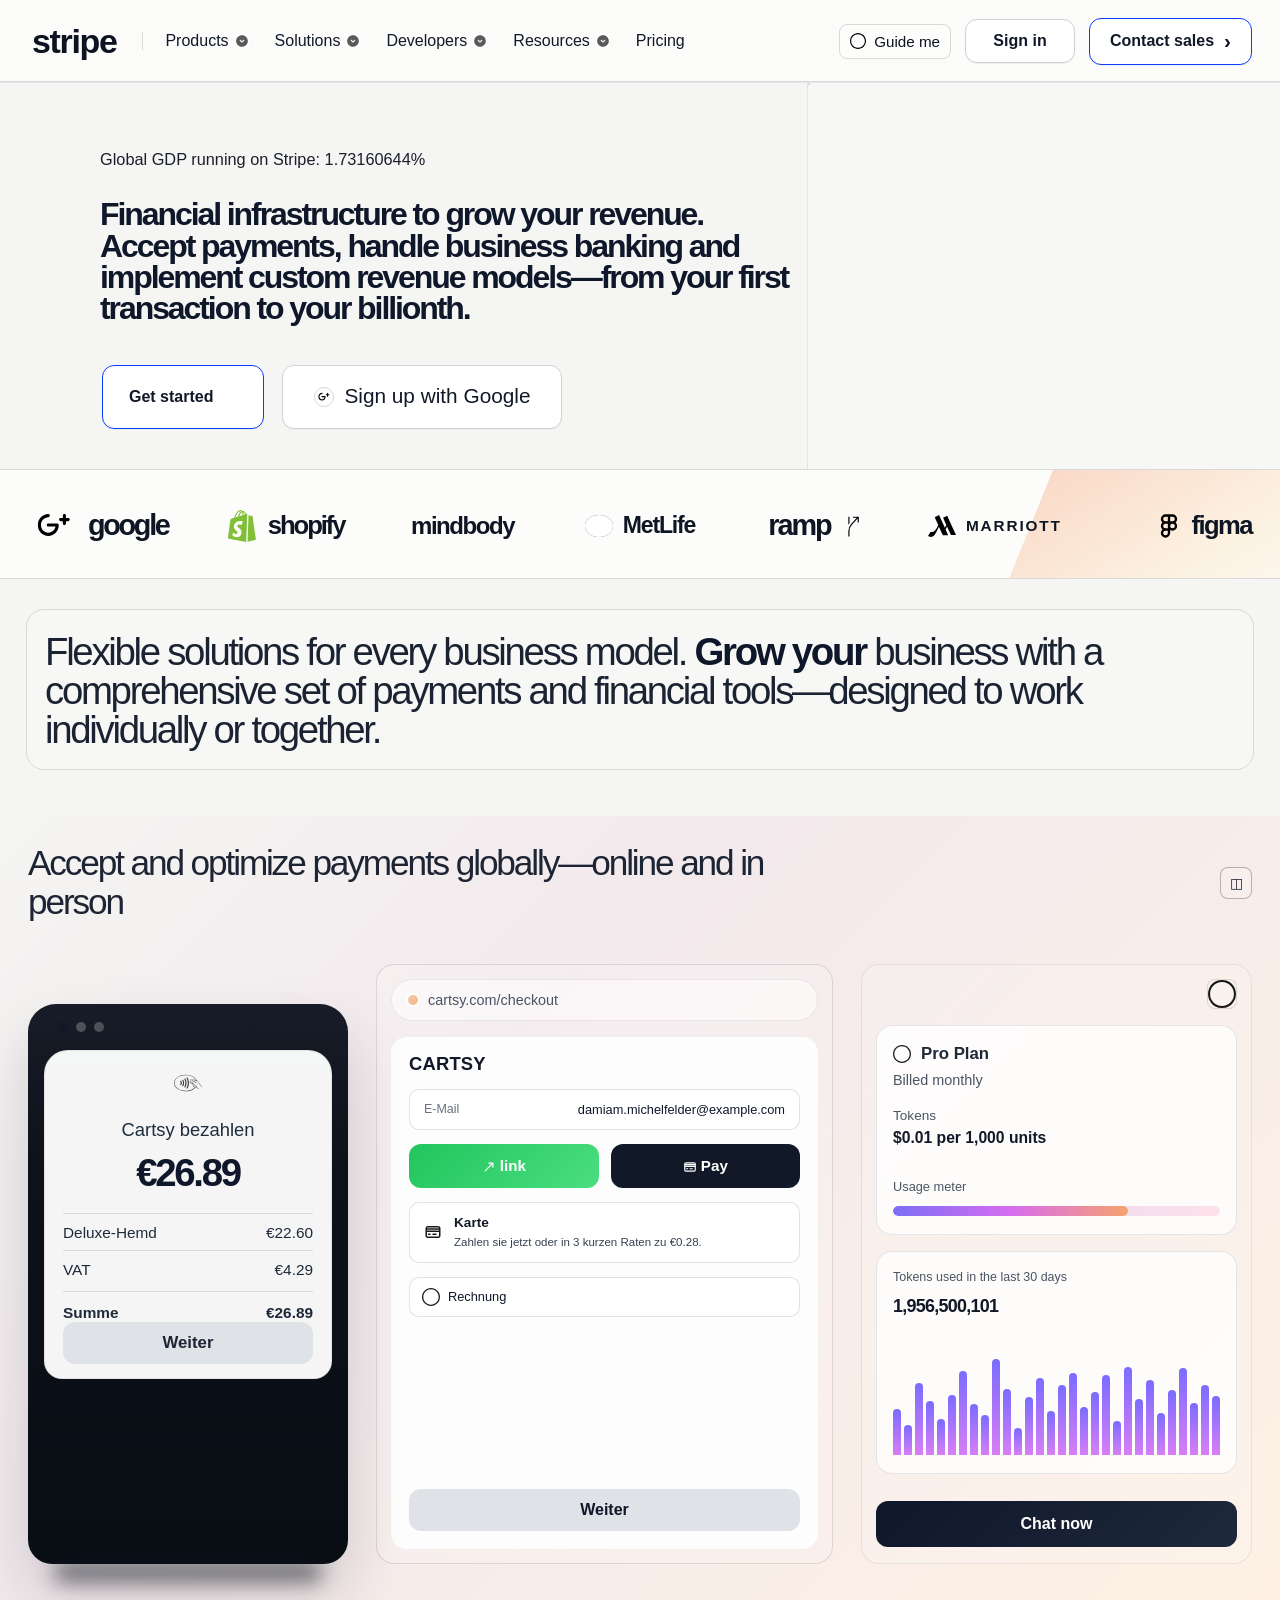
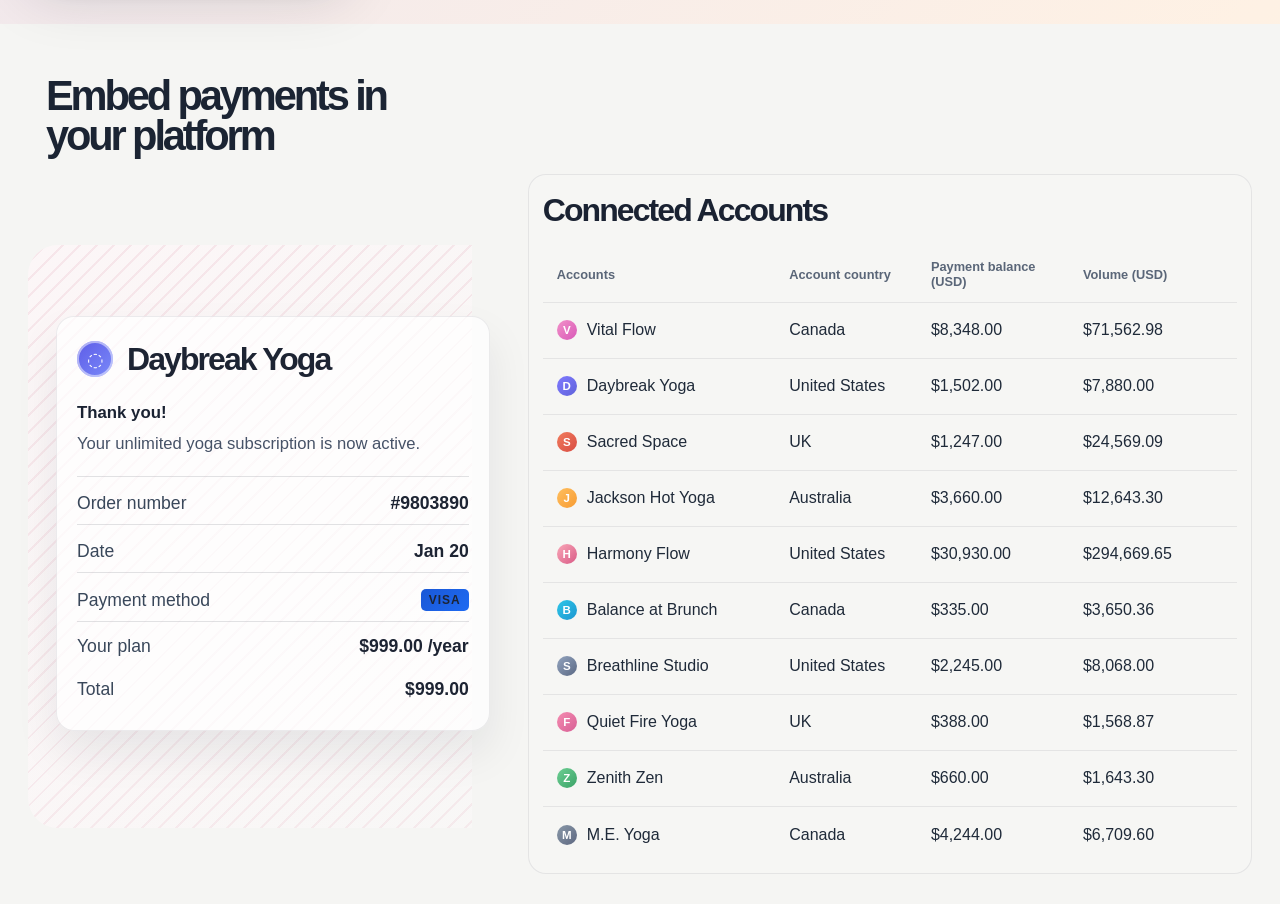
<file: index.html>
<!DOCTYPE html>
<html lang="en">
  <head>
    <meta charset="UTF-8" />
    <meta name="viewport" content="width=device-width, initial-scale=1.0" />
    <title>Stripe-inspired</title>
    <link rel="stylesheet" href="style.css" />
  </head>
  <body>
    <div class="page-shell">
      <header class="topbar">
        <div class="brand-wrap">
          <div class="brand">stripe</div>
          <nav class="main-nav" aria-label="Main navigation">
            <a href="#">Products <img class="nav-caret" src="chevron-down-circle-svgrepo-com.svg" alt="" aria-hidden="true" /></a>
            <a href="solution.html">Solutions <img class="nav-caret" src="chevron-down-circle-svgrepo-com.svg" alt="" aria-hidden="true" /></a>
            <a href="developer.html">Developers <img class="nav-caret" src="chevron-down-circle-svgrepo-com.svg" alt="" aria-hidden="true" /></a>
            <a href="#">Resources <img class="nav-caret" src="chevron-down-circle-svgrepo-com.svg" alt="" aria-hidden="true" /></a>
            <a href="#">Pricing</a>
          </nav>
        </div>

        <div class="nav-utility">
          <div class="guide">
            <img class="guide-icon" src="circle-outline-svgrepo-com.svg" alt="" aria-hidden="true" />
            <span>Guide me</span>
          </div>

         <a href="signup.html"><button class="btn btn-light">Sign in</button></a>
          <button class="btn btn-primary">Contact sales <span>›</span></button>
        </div>
      </header>

      <main class="hero">
        <div class="hero-copy">
          <p class="eyebrow">
            Global GDP running on Stripe:
            <span>1.73160644%</span>
          </p>

          <h1>
            <strong>Financial infrastructure to grow your revenue.</strong>
            <strong>Accept payments, handle business banking and
            implement custom revenue models—from your
            first transaction to your billionth.</strong>
          </h1>

          <div class="google-container">
            <button class="btn btn-primary large">Get started <img class="btn-arrow" src="chevron-right-svgrepo-com.svg" alt="" aria-hidden="true" /></button>
            <button class="btn btn-outline large google-btn">
              <img class="google-mark" src="google-plus-svgrepo-com.svg" alt="Google" />
              <span>Sign up with Google</span>
            </button>
          </div>
        </div>

        <div class="hero-art" aria-hidden="true">
          <div class="shape shape-a"></div>
          <div class="shape shape-b"></div>
          <div class="shape shape-c"></div>
          <div class="shape shape-d"></div>
        </div>
      </main>

      <section class="brand-showcase" aria-label="Brand showcase">
        <div class="brand-row">
          <div class="brand-logo google-logo" aria-label="Google">
            <img class="brand-svg google-svg" src="google-plus-svgrepo-com.svg" alt="Google" />
            <span class="google-word">google</span>
            
          </div>

          <div class="brand-logo shopify-logo" aria-label="Shopify">
            <img class="brand-svg shopify-svg" src="shopify-color-svgrepo-com.svg" alt="Shopify" />
            <span class="shopify-word">shopify</span>
          </div>

          <div class="brand-logo mindbody-logo" aria-label="Mindbody">
            <span class="mindbody-word">mindbody</span>
          </div>

          <div class="brand-logo metlife-logo" aria-label="MetLife">
            <span class="metlife-icon" aria-hidden="true"></span>
            <span class="metlife-word">MetLife</span>
          </div>

          <div class="brand-logo ramp-logo" aria-label="Ramp">
            <span class="ramp-word">ramp</span>
            <img class="brand-svg ramp-svg" src="ramp-right-svgrepo-com.svg" alt="Ramp" aria-hidden="true" />
          </div>

          <div class="brand-logo marriott-logo" aria-label="Marriott">
            <img class="brand-svg marriott-svg" src="marriott-svgrepo-com.svg" alt="Marriott" />
            <span class="marriott-word">MARRIOTT</span>
          </div>

          <div class="brand-logo figma-logo" aria-label="Figma">
            <img class="brand-svg figma-svg" src="figma-svgrepo-com.svg" alt="Figma" />
            <span class="figma-word">figma</span>
           
          </div>
        </div>
      </section>

      <section class="business-model" aria-label="Business model section">
        <div class="business-model__content">
          <h2>
            Flexible solutions for every business model.
            <span>Grow your</span>
            business with a comprehensive set of payments and financial tools—designed to work individually or together.
          </h2>
        </div>
      </section>

      <section class="payments-overview" aria-label="Payment solutions section">
        <div class="payments-overview__header">
          <h3>Accept and optimize payments globally—online and in person</h3>
          <span class="payments-overview__badge" aria-hidden="true">◫</span>
        </div>

        <div class="payments-overview__layout">
          <div class="payment-device" aria-label="Mobile payment device">
            <div class="device-shell">
              <div class="device-topbar">
                <span class="device-dot device-dot--dark"></span>
                <span class="device-dot device-dot--light"></span>
                <span class="device-dot device-dot--light"></span>
              </div>

              <div class="device-payment-card">
                <div class="device-card__header">
                  <img class="contactless-icon" src="contactless-svgrepo-com.svg" alt="" aria-hidden="true" />
                </div>

                <div class="device-card__amount-label">Cartsy bezahlen</div>
                <div class="device-card__amount">€26.89</div>

                <div class="device-card__list">
                  <div class="device-card__row">
                    <span>Deluxe-Hemd</span>
                    <span>€22.60</span>
                  </div>
                  <div class="device-card__row">
                    <span>VAT</span>
                    <span>€4.29</span>
                  </div>
                  <div class="device-card__row total-row">
                    <span>Summe</span>
                    <span>€26.89</span>
                  </div>
                </div>

                <button class="device-card__button" type="button">Weiter</button>
              </div>
            </div>
          </div>

          <div class="checkout-panel" aria-label="Checkout panel">
            <div class="checkout-panel__topbar">
              <div class="checkout-panel__signal"></div>
              <span>cartsy.com/checkout</span>
            </div>

            <div class="checkout-panel__body">
              <div class="checkout-panel__section checkout-panel__section--header">
                <h4>CARTSY</h4>
              </div>

              <div class="checkout-panel__row checkout-panel__row--fields">
                <label>E-Mail</label>
                <span>damiam.michelfelder@example.com</span>
              </div>

              <div class="checkout-panel__actions">
                <button class="checkout-btn checkout-btn--primary" type="button"><img class="mini-action-icon" src="arrow-up-right-svgrepo-com.svg" alt="" aria-hidden="true" /> link</button>
                <button class="checkout-btn checkout-btn--secondary" type="button"><img class="mini-action-icon" src="credit-card-alt-1-svgrepo-com.svg" alt="" aria-hidden="true" /> Pay</button>
              </div>

              <div class="checkout-panel__row checkout-panel__row--summary">
                <div class="summary-info">
                  <img class="summary-icon" src="credit-card-alt-1-svgrepo-com.svg" alt="" aria-hidden="true" />
                  <div>
                    <label>Karte</label>
                    <p>Zahlen sie jetzt oder in 3 kurzen Raten zu €0.28.</p>
                  </div>
                </div>
              </div>

              <div class="checkout-panel__row checkout-panel__row--list">
                <img class="row-icon" src="circle-outline-svgrepo-com.svg" alt="" aria-hidden="true" />
                <span>Rechnung</span>
              </div>

              <button class="checkout-panel__button" type="button">Weiter</button>
            </div>
          </div>

          <div class="billing-panel" aria-label="Subscription billing panel">
            <div class="billing-panel__header">
              <img class="billing-panel__mini" src="circle-outline-svgrepo-com.svg" alt="" aria-hidden="true" />
            </div>

            <div class="plan-card">
              <div class="plan-card__title">
                <img class="plan-card__icon" src="circle-outline-svgrepo-com.svg" alt="" aria-hidden="true" />
                <span>Pro Plan</span>
              </div>
              <div class="plan-card__meta">Billed monthly</div>

              <div class="plan-card__price-label">Tokens</div>
              <div class="plan-card__price">$0.01 per 1,000 units</div>

              <div class="usage-meter">
                <span class="usage-meter__label">Usage meter</span>
                <div class="usage-meter__bar"><span></span></div>
              </div>
            </div>

            <div class="history-card">
              <div class="history-card__label">Tokens used in the last 30 days</div>
              <div class="history-card__amount">1,956,500,101</div>

              <div class="history-card__chart" aria-label="Token usage chart">
                <span style="height: 38%"></span>
                <span style="height: 25%"></span>
                <span style="height: 60%"></span>
                <span style="height: 45%"></span>
                <span style="height: 30%"></span>
                <span style="height: 50%"></span>
                <span style="height: 70%"></span>
                <span style="height: 42%"></span>
                <span style="height: 33%"></span>
                <span style="height: 80%"></span>
                <span style="height: 55%"></span>
                <span style="height: 22%"></span>
                <span style="height: 48%"></span>
                <span style="height: 64%"></span>
                <span style="height: 36%"></span>
                <span style="height: 58%"></span>
                <span style="height: 68%"></span>
                <span style="height: 40%"></span>
                <span style="height: 52%"></span>
                <span style="height: 66%"></span>
                <span style="height: 28%"></span>
                <span style="height: 73%"></span>
                <span style="height: 46%"></span>
                <span style="height: 62%"></span>
                <span style="height: 35%"></span>
                <span style="height: 54%"></span>
                <span style="height: 72%"></span>
                <span style="height: 43%"></span>
                <span style="height: 58%"></span>
                <span style="height: 49%"></span>
              </div>
            </div>

            <button class="chat-button" type="button">Chat now</button>
          </div>
        </div>
      </section>

      <section class="embed-payments" aria-label="Embedded payments section">
        <div class="embed-payments__heading">Embed payments in your platform</div>

        <div class="embed-payments__content">
          <div class="receipt-panel">
            <div class="receipt-panel__decor" aria-hidden="true"></div>

            <div class="receipt-card" role="presentation">
              <div class="receipt-card__header">
                <div class="receipt-card__avatar">◌</div>
                <h3>Daybreak Yoga</h3>
              </div>

              <div class="receipt-card__body">
                <div class="receipt-card__thanks">Thank you!</div>
                <p>Your unlimited yoga subscription is now active.</p>
              </div>

              <div class="receipt-card__row">
                <span>Order number</span>
                <strong>#9803890</strong>
              </div>

              <div class="receipt-card__row">
                <span>Date</span>
                <strong>Jan 20</strong>
              </div>

              <div class="receipt-card__row">
                <span>Payment method</span>
                <strong class="visa-tag">VISA</strong>
              </div>

              <div class="receipt-card__row receipt-card__row--total">
                <span>Your plan</span>
                <strong>$999.00 /year</strong>
              </div>

              <div class="receipt-card__row receipt-card__row--total">
                <span>Total</span>
                <strong>$999.00</strong>
              </div>
            </div>
          </div>

          <div class="accounts-panel">
            <h3>Connected Accounts</h3>

            <div class="accounts-table" role="table" aria-label="Connected accounts list">
              <div class="accounts-table__header" role="row">
                <span role="columnheader">Accounts</span>
                <span role="columnheader">Account country</span>
                <span role="columnheader">Payment balance (USD)</span>
                <span role="columnheader">Volume (USD)</span>
              </div>

              <div class="accounts-table__row" role="row">
                <span class="account-name" role="cell"><span class="badge badge--pink">V</span> Vital Flow</span>
                <span role="cell">Canada</span>
                <span role="cell">$8,348.00</span>
                <span role="cell">$71,562.98</span>
              </div>

              <div class="accounts-table__row" role="row">
                <span class="account-name" role="cell"><span class="badge badge--purple">D</span> Daybreak Yoga</span>
                <span role="cell">United States</span>
                <span role="cell">$1,502.00</span>
                <span role="cell">$7,880.00</span>
              </div>

              <div class="accounts-table__row" role="row">
                <span class="account-name" role="cell"><span class="badge badge--red">S</span> Sacred Space</span>
                <span role="cell">UK</span>
                <span role="cell">$1,247.00</span>
                <span role="cell">$24,569.09</span>
              </div>

              <div class="accounts-table__row" role="row">
                <span class="account-name" role="cell"><span class="badge badge--orange">J</span> Jackson Hot Yoga</span>
                <span role="cell">Australia</span>
                <span role="cell">$3,660.00</span>
                <span role="cell">$12,643.30</span>
              </div>

              <div class="accounts-table__row" role="row">
                <span class="account-name" role="cell"><span class="badge badge--rose">H</span> Harmony Flow</span>
                <span role="cell">United States</span>
                <span role="cell">$30,930.00</span>
                <span role="cell">$294,669.65</span>
              </div>

              <div class="accounts-table__row" role="row">
                <span class="account-name" role="cell"><span class="badge badge--cyan">B</span> Balance at Brunch</span>
                <span role="cell">Canada</span>
                <span role="cell">$335.00</span>
                <span role="cell">$3,650.36</span>
              </div>

              <div class="accounts-table__row" role="row">
                <span class="account-name" role="cell"><span class="badge badge--slate">S</span> Breathline Studio</span>
                <span role="cell">United States</span>
                <span role="cell">$2,245.00</span>
                <span role="cell">$8,068.00</span>
              </div>

              <div class="accounts-table__row" role="row">
                <span class="account-name" role="cell"><span class="badge badge--magenta">F</span> Quiet Fire Yoga</span>
                <span role="cell">UK</span>
                <span role="cell">$388.00</span>
                <span role="cell">$1,568.87</span>
              </div>

              <div class="accounts-table__row" role="row">
                <span class="account-name" role="cell"><span class="badge badge--green">Z</span> Zenith Zen</span>
                <span role="cell">Australia</span>
                <span role="cell">$660.00</span>
                <span role="cell">$1,643.30</span>
              </div>

              <div class="accounts-table__row" role="row">
                <span class="account-name" role="cell"><span class="badge badge--gray">M</span> M.E. Yoga</span>
                <span role="cell">Canada</span>
                <span role="cell">$4,244.00</span>
                <span role="cell">$6,709.60</span>
              </div>
            </div>
          </div>
        </div>
      </section>
    </div>
  </body>
</html>
</file>
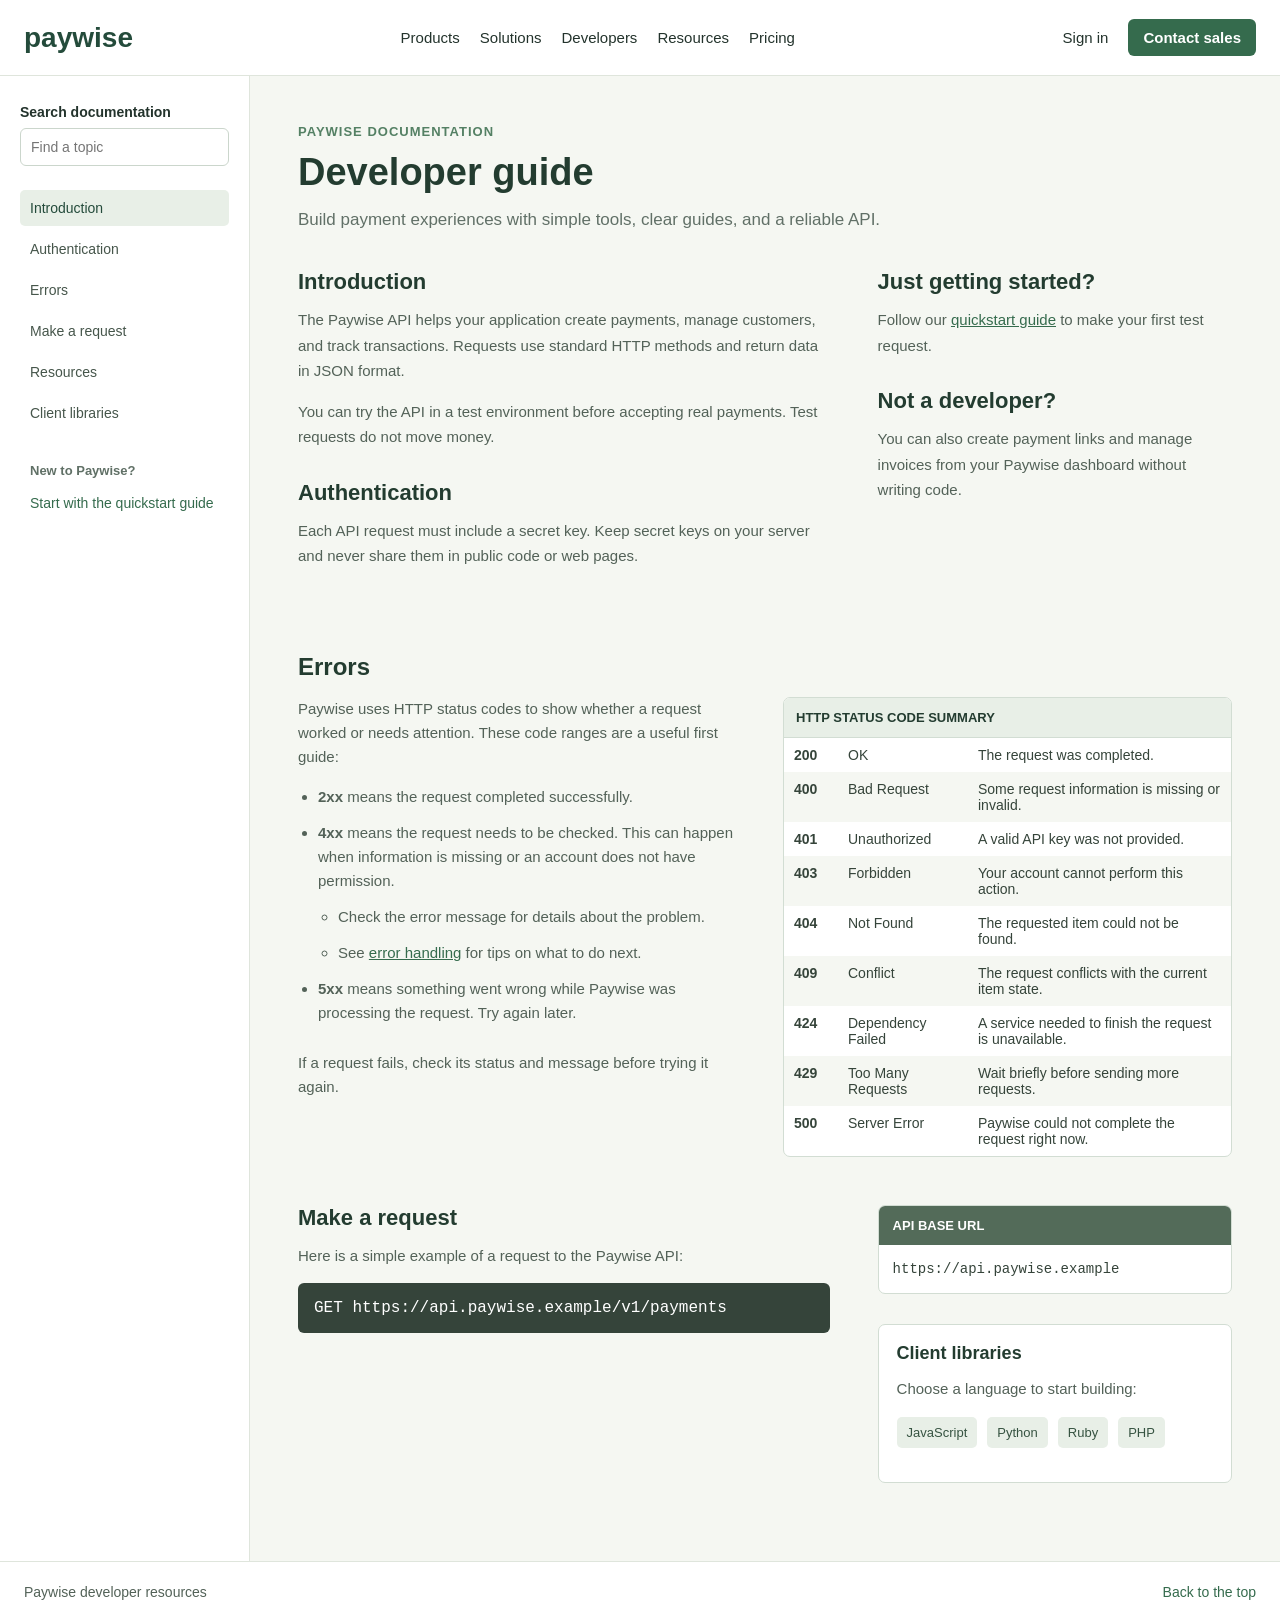
<file: developer.html>
<!DOCTYPE html>
<html lang="en">
  <head>
    <meta charset="UTF-8" />
    <meta name="viewport" content="width=device-width, initial-scale=1.0" />
    <title>Developers | Paywise</title>
    <link rel="stylesheet" href="developer.css" />
  </head>
  <body>
    <header class="topbar">
      <a class="brand" href="index.html">paywise</a>

      <nav class="main-nav" aria-label="Main navigation">
        <a href="index.html">Products</a>
        <a href="solution.html">Solutions</a>
        <a href="developer.html" aria-current="page">Developers</a>
        <a href="#resources">Resources</a>
        <a href="pricing.html">Pricing</a>
      </nav>

      <div class="nav-actions">
        <a class="sign-in" href="login.html">Sign in</a>
        <a class="button button-small" href="mailto:sales@example.com">Contact sales</a>
      </div>
    </header>

    <div class="docs-layout">
      <aside class="sidebar">
        <label class="search-label" for="docs-search">Search documentation</label>
        <input id="docs-search" type="search" placeholder="Find a topic" />

        <nav class="side-nav" aria-label="Documentation navigation">
          <a class="selected" href="#introduction">Introduction</a>
          <a href="#authentication">Authentication</a>
          <a href="#errors">Errors</a>
          <a href="#requests">Make a request</a>
          <a href="#resources">Resources</a>
          <a href="#libraries">Client libraries</a>
        </nav>

        <p class="sidebar-note">New to Paywise?</p>
        <a class="side-link" href="#quickstart">Start with the quickstart guide</a>
      </aside>

      <main class="documentation">
        <div class="docs-heading">
          <p class="eyebrow">PAYWISE DOCUMENTATION</p>
          <h1>Developer guide</h1>
          <p class="intro">
            Build payment experiences with simple tools, clear guides, and a
            reliable API.
          </p>
        </div>

        <div class="docs-grid">
          <article class="article-content">
            <section id="introduction">
              <h2>Introduction</h2>
              <p>
                The Paywise API helps your application create payments, manage
                customers, and track transactions. Requests use standard HTTP
                methods and return data in JSON format.
              </p>
              <p>
                You can try the API in a test environment before accepting
                real payments. Test requests do not move money.
              </p>
            </section>

            <section id="authentication">
              <h2>Authentication</h2>
              <p>
                Each API request must include a secret key. Keep secret keys on
                your server and never share them in public code or web pages.
              </p>
            </section>
          </article>

          <aside class="getting-started" id="quickstart">
            <section>
              <h2>Just getting started?</h2>
              <p>
                Follow our <a href="#requests">quickstart guide</a> to make
                your first test request.
              </p>
            </section>

            <section>
              <h2>Not a developer?</h2>
              <p>
                You can also create payment links and manage invoices from your
                Paywise dashboard without writing code.
              </p>
            </section>
          </aside>

          <section class="error-section" id="errors">
            <h2>Errors</h2>
            <div class="error-layout">
              <div class="error-copy">
                <p>
                  Paywise uses HTTP status codes to show whether a request
                  worked or needs attention. These code ranges are a useful
                  first guide:
                </p>
                <ul>
                  <li>
                    <strong>2xx</strong> means the request completed
                    successfully.
                  </li>
                  <li>
                    <strong>4xx</strong> means the request needs to be checked.
                    This can happen when information is missing or an account
                    does not have permission.
                    <ul>
                      <li>
                        Check the error message for details about the problem.
                      </li>
                      <li>
                        See <a href="#error-handling">error handling</a> for
                        tips on what to do next.
                      </li>
                    </ul>
                  </li>
                  <li>
                    <strong>5xx</strong> means something went wrong while
                    Paywise was processing the request. Try again later.
                  </li>
                </ul>
                <p id="error-handling" class="helpful">
                  If a request fails, check its status and message before
                  trying it again.
                </p>
              </div>

              <div class="status-table-wrap">
                <table class="status-table">
                  <caption>HTTP status code summary</caption>
                  <tbody>
                    <tr>
                      <th scope="row">200</th>
                      <td>OK</td>
                      <td>The request was completed.</td>
                    </tr>
                    <tr>
                      <th scope="row">400</th>
                      <td>Bad Request</td>
                      <td>Some request information is missing or invalid.</td>
                    </tr>
                    <tr>
                      <th scope="row">401</th>
                      <td>Unauthorized</td>
                      <td>A valid API key was not provided.</td>
                    </tr>
                    <tr>
                      <th scope="row">403</th>
                      <td>Forbidden</td>
                      <td>Your account cannot perform this action.</td>
                    </tr>
                    <tr>
                      <th scope="row">404</th>
                      <td>Not Found</td>
                      <td>The requested item could not be found.</td>
                    </tr>
                    <tr>
                      <th scope="row">409</th>
                      <td>Conflict</td>
                      <td>The request conflicts with the current item state.</td>
                    </tr>
                    <tr>
                      <th scope="row">424</th>
                      <td>Dependency Failed</td>
                      <td>A service needed to finish the request is unavailable.</td>
                    </tr>
                    <tr>
                      <th scope="row">429</th>
                      <td>Too Many Requests</td>
                      <td>Wait briefly before sending more requests.</td>
                    </tr>
                    <tr>
                      <th scope="row">500</th>
                      <td>Server Error</td>
                      <td>Paywise could not complete the request right now.</td>
                    </tr>
                  </tbody>
                </table>
              </div>
            </div>
          </section>

          <article class="article-content">
            <section id="requests">
              <h2>Make a request</h2>
              <p>Here is a simple example of a request to the Paywise API:</p>
              <pre><code>GET https://api.paywise.example/v1/payments</code></pre>
            </section>
          </article>

          <aside class="getting-started">
            <section class="base-url">
              <h3>API BASE URL</h3>
              <code>https://api.paywise.example</code>
            </section>

            <section class="library-box" id="libraries">
              <h2>Client libraries</h2>
              <p>Choose a language to start building:</p>
              <ul>
                <li>JavaScript</li>
                <li>Python</li>
                <li>Ruby</li>
                <li>PHP</li>
              </ul>
            </section>
          </aside>
        </div>
      </main>
    </div>

    <footer class="footer" id="resources">
      <p>Paywise developer resources</p>
      <a href="#introduction">Back to the top</a>
    </footer>
  </body>
</html>
</file>
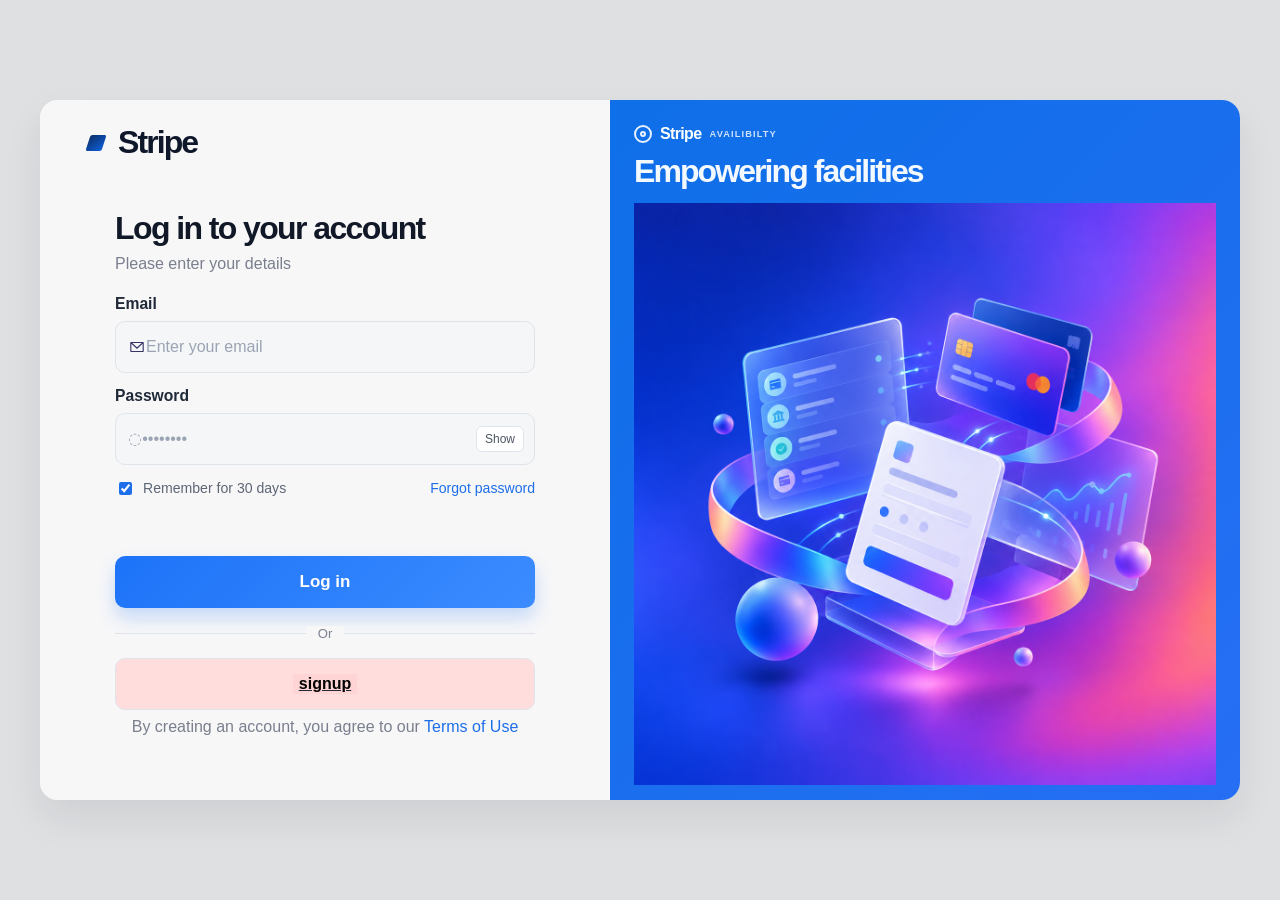
<file: login.html>
<!DOCTYPE html>
<html lang="en">
  <head>
    <meta charset="UTF-8" />
    <meta name="viewport" content="width=device-width, initial-scale=1.0" />
    <title>Login</title>
    <link rel="stylesheet" href="login.css" />
  </head>
  <body>
    <div class="login-page">
      <section class="login-card" aria-label="Login form">
        <div class="login-panel">
          <div class="brand-row">
            <div class="brand-icon" aria-hidden="true">
              <span class="brand-icon__shape"></span>
            </div>
            <span class="brand-name">Stripe</span>
          </div>

          <div class="form-wrap">
            <h1>Log in to your account</h1>
            <p>Please enter your details</p>
            <form class="login-form" id="login-form" novalidate>
              <div class="field-group">
                <label for="email">Email</label>
                <div class="input-shell">
                  <img src="email-icon.svg" alt="Email" class="input-icon" />
                  <input
                    id="email"
                    name="email"
                    type="email"
                    placeholder="Enter your email"
                    autocomplete="email"
                    required
                  />
                </div>
              </div>

              <div class="field-group">
                <label for="password">Password</label>
                <div class="input-shell">
                  <span class="input-icon" aria-hidden="true">◌</span>
                  <input
                    id="password"
                    name="password"
                    type="password"
                    placeholder="••••••••"
                    autocomplete="current-password"
                    required
                  />
                  <button
                    type="button"
                    class="toggle-password"
                    id="toggle-password"
                    aria-label="Show password"
                    aria-pressed="false"
                  >Show</button>
                </div>
              </div>

              <div class="meta-row">
                <label class="remember-me">
                  <input type="checkbox" checked />
                  <span>Remember for 30 days</span>
                </label>
                <a href="#">Forgot password</a>
              </div>

              <p class="form-message" id="form-message" aria-live="polite"></p>
              <button type="submit" class="login-btn">Log in</button>

              <div class="separator"><span>Or</span></div>

             <a href="signup.html" class="social-btn"> <button type="button"  class="signupButton">
                signup
              </button>
             </a>
            </form>

            <p class="terms">By creating an account, you agree to our <a href="#">Terms of Use</a></p>
          </div>
        </div>

        <aside class="visual-panel" aria-label="Health community dashboard illustration">
          <div class="visual-panel__inner">
            <div class="visual-header">
              <div class="mini-brand">
                <span class="mini-brand__logo"></span>
                <span>Stripe</span>
              </div>
              <span class="mini-brand__tag">Availibilty</span>
            </div>

            <h2>Empowering facilities</h2>
            <img src="loginPageImage.png" alt="">
          </div>
        </aside>
      </section>
    </div>
    <script src="login.js" defer></script>
  </body>
</html>
</file>
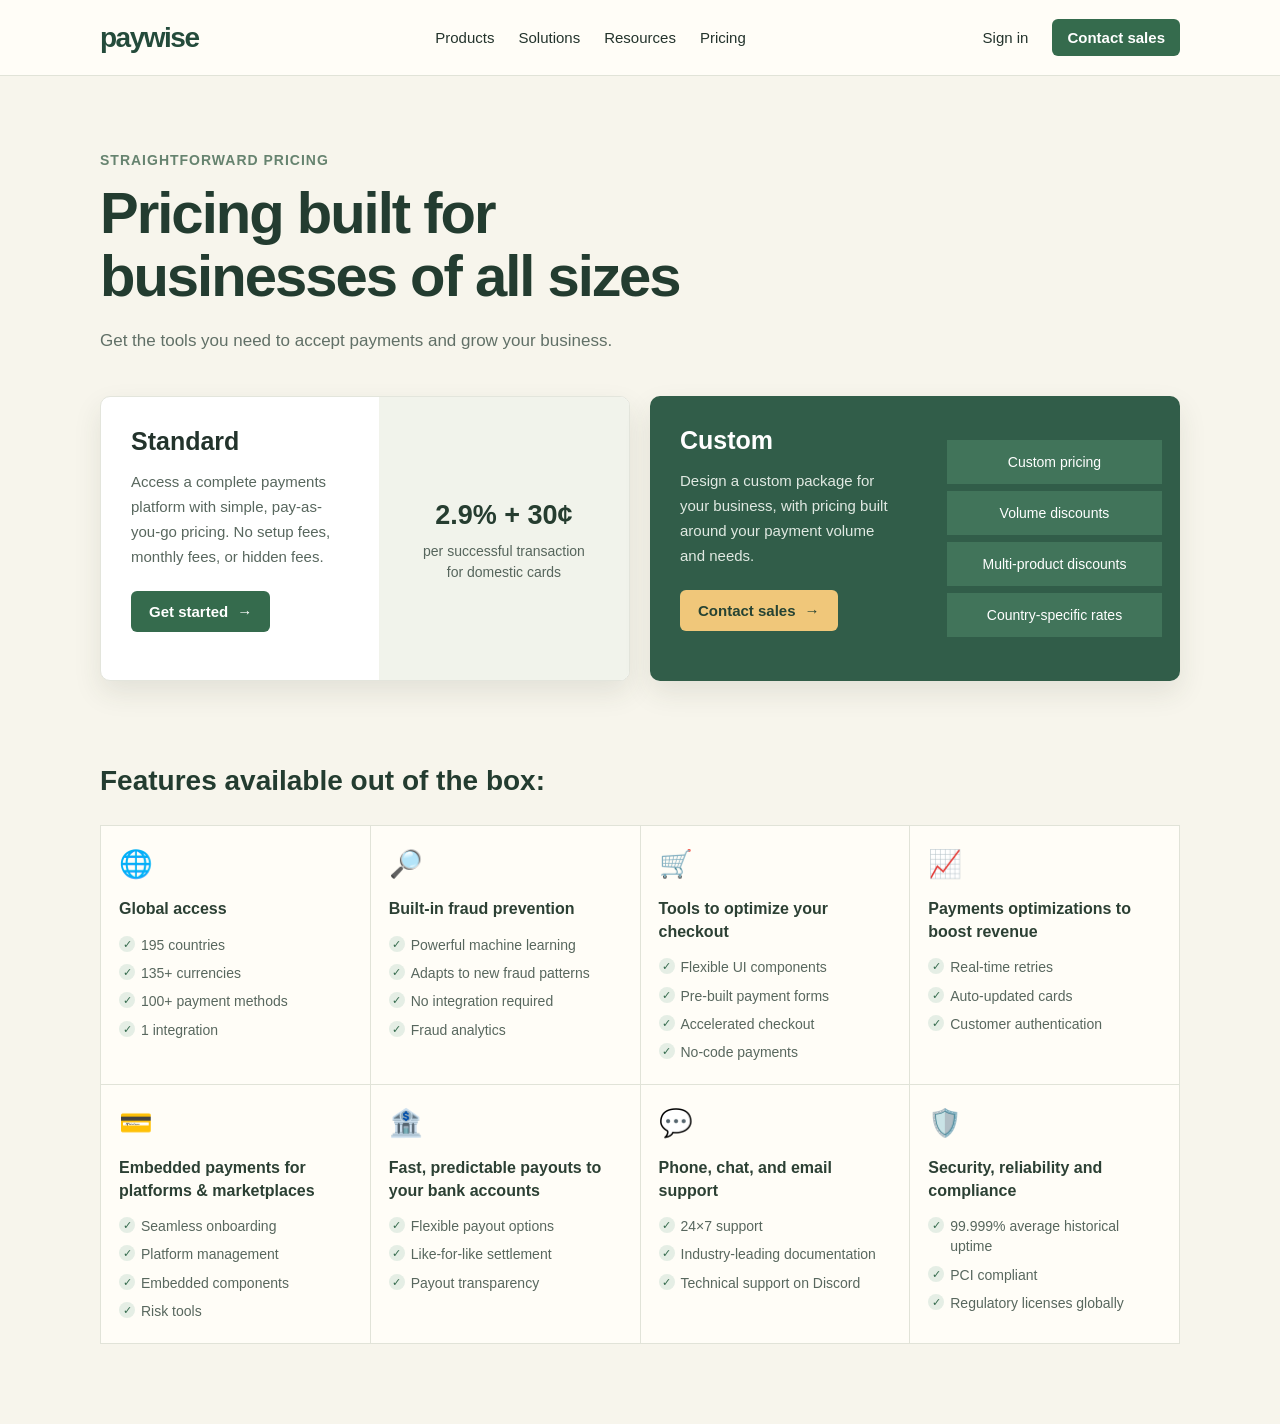
<file: pricing.html>
<!DOCTYPE html>
<html lang="en">
  <head>
    <meta charset="UTF-8" />
    <meta name="viewport" content="width=device-width, initial-scale=1.0" />
    <title>Pricing | Paywise</title>
    <link rel="stylesheet" href="pricing.css" />
  </head>
  <body>
    <header class="topbar">
      <a class="brand" href="index.html">paywise</a>

      <nav class="main-nav" aria-label="Main navigation">
        <a href="index.html">Products</a>
        <a href="solution.html">Solutions</a>
        <a href="#features">Resources</a>
        <a href="#pricing-options">Pricing</a>
      </nav>

      <div class="nav-actions">
        <a class="sign-in" href="login.html">Sign in</a>
        <a class="button button-small" href="#contact-sales">Contact sales</a>
      </div>
    </header>

    <main>
      <section class="pricing-section" id="pricing-options">
        <p class="eyebrow">Straightforward pricing</p>
        <h1>Pricing built for<br />businesses of all sizes</h1>
        <p class="intro">
          Get the tools you need to accept payments and grow your business.
        </p>

        <div class="pricing-cards">
          <article class="pricing-card standard-card">
            <div class="plan-description">
              <h2>Standard</h2>
              <p>
                Access a complete payments platform with simple, pay-as-you-go
                pricing. No setup fees, monthly fees, or hidden fees.
              </p>
              <a class="button" href="signup.html">Get started <span aria-hidden="true">→</span></a>
            </div>

            <div class="price-summary">
              <p class="price">2.9% <span>+</span> 30¢</p>
              <p>per successful transaction<br />for domestic cards</p>
            </div>
          </article>

          <article class="pricing-card custom-card" id="contact-sales">
            <div class="plan-description">
              <h2>Custom</h2>
              <p>
                Design a custom package for your business, with pricing built
                around your payment volume and needs.
              </p>
              <a class="button button-light" href="mailto:">Contact sales <span aria-hidden="true">→</span></a>
            </div>

            <ul class="custom-features">
              <li>Custom pricing</li>
              <li>Volume discounts</li>
              <li>Multi-product discounts</li>
              <li>Country-specific rates</li>
            </ul>
          </article>
        </div>
      </section>

      <section class="features-section" id="features">
        <h2>Features available out of the box:</h2>
        <div class="features-grid">
          <article class="feature-item">
            <span class="feature-icon" aria-hidden="true">🌐</span>
            <h3>Global access</h3>
            <ul>
              <li>195 countries</li>
              <li>135+ currencies</li>
              <li>100+ payment methods</li>
              <li>1 integration</li>
            </ul>
          </article>

          <article class="feature-item">
            <span class="feature-icon" aria-hidden="true">🔎</span>
            <h3>Built-in fraud prevention</h3>
            <ul>
              <li>Powerful machine learning</li>
              <li>Adapts to new fraud patterns</li>
              <li>No integration required</li>
              <li>Fraud analytics</li>
            </ul>
          </article>

          <article class="feature-item">
            <span class="feature-icon" aria-hidden="true">🛒</span>
            <h3>Tools to optimize your checkout</h3>
            <ul>
              <li>Flexible UI components</li>
              <li>Pre-built payment forms</li>
              <li>Accelerated checkout</li>
              <li>No-code payments</li>
            </ul>
          </article>

          <article class="feature-item">
            <span class="feature-icon" aria-hidden="true">📈</span>
            <h3>Payments optimizations to boost revenue</h3>
            <ul>
              <li>Real-time retries</li>
              <li>Auto-updated cards</li>
              <li>Customer authentication</li>
            </ul>
          </article>

          <article class="feature-item">
            <span class="feature-icon" aria-hidden="true">💳</span>
            <h3>Embedded payments for platforms &amp; marketplaces</h3>
            <ul>
              <li>Seamless onboarding</li>
              <li>Platform management</li>
              <li>Embedded components</li>
              <li>Risk tools</li>
            </ul>
          </article>

          <article class="feature-item">
            <span class="feature-icon" aria-hidden="true">🏦</span>
            <h3>Fast, predictable payouts to your bank accounts</h3>
            <ul>
              <li>Flexible payout options</li>
              <li>Like-for-like settlement</li>
              <li>Payout transparency</li>
            </ul>
          </article>

          <article class="feature-item">
            <span class="feature-icon" aria-hidden="true">💬</span>
            <h3>Phone, chat, and email support</h3>
            <ul>
              <li>24×7 support</li>
              <li>Industry-leading documentation</li>
              <li>Technical support on Discord</li>
            </ul>
          </article>

          <article class="feature-item">
            <span class="feature-icon" aria-hidden="true">🛡️</span>
            <h3>Security, reliability and compliance</h3>
            <ul>
              <li>99.999% average historical uptime</li>
              <li>PCI compliant</li>
              <li>Regulatory licenses globally</li>
            </ul>
          </article>
        </div>
      </section>
    </main>
  </body>
</html>
</file>
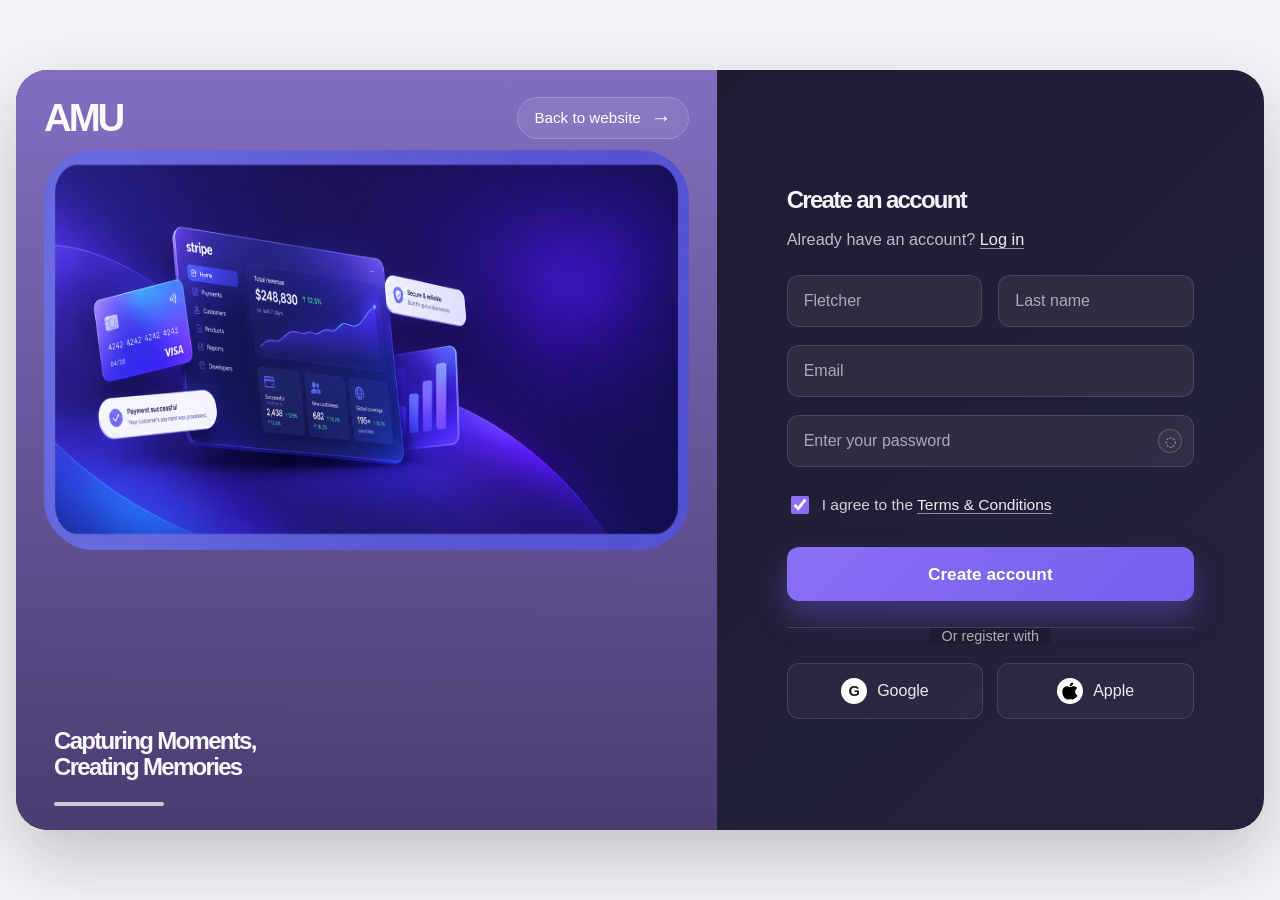
<file: signin.html>
<!DOCTYPE html>
<html lang="en">
  <head>
    <meta charset="UTF-8" />
    <meta name="viewport" content="width=device-width, initial-scale=1.0" />
    <title>Create an account</title>
    <link rel="stylesheet" href="signin.css" />
  </head>
  <body>
    <div class="auth-shell">
      <aside class="visual-panel" aria-label="Brand illustration">
        <div class="visual-topbar">
          <div class="brand-mark">AMU</div>
          <a href="index.html"><button type="button" class="website-link">Back to website <span aria-hidden="true">→</span></button></a>
        </div>
        <div class="scene" aria-hidden="true">
          <img src="signinImage.png" alt="Scenic landscape" class="signin-image" />
        </div>
        <div class="visual-copy">
          <h1>Capturing Moments,<br />Creating Memories</h1>
          <div class="title-line" aria-hidden="true"></div>
        </div>
      </aside>

      <main class="form-panel">
        <h2>Create an account</h2>
        <p class="login-link">Already have an account? <a href="#">Log in</a></p>

        <form class="auth-form">
          <div class="name-row">
            <label class="input-wrapper">
              <input type="text" placeholder="Fletcher" aria-label="First name" />
            </label>
            <label class="input-wrapper">
              <input type="text" placeholder="Last name" aria-label="Last name" />
            </label>
          </div>

          <label class="input-wrapper full-width">
            <input type="email" placeholder="Email" aria-label="Email" />
          </label>

          <label class="input-wrapper password-field full-width">
            <input type="password" placeholder="Enter your password" aria-label="Password" />
            <button type="button" class="toggle-password" aria-label="Show password">◌</button>
          </label>

          <label class="checkbox-row">
            <input type="checkbox" checked />
            <span>I agree to the <a href="#">Terms &amp; Conditions</a></span>
          </label>

          <button type="submit" class="primary-btn">Create account</button>

          <div class="divider"><span>Or register with</span></div>

          <div class="social-row">
            <button type="button" class="social-btn">
              <span class="social-icon google-icon">G</span>
              <span>Google</span>
            </button>
            <button type="button" class="social-btn">
              <img src="apple-svgrepo-com.svg" alt="Apple" class="social-icon apple-icon" />
              <span>Apple</span>
            </button>
          </div>
        </form>
      </main>
    </div>
  </body>
</html>
</file>
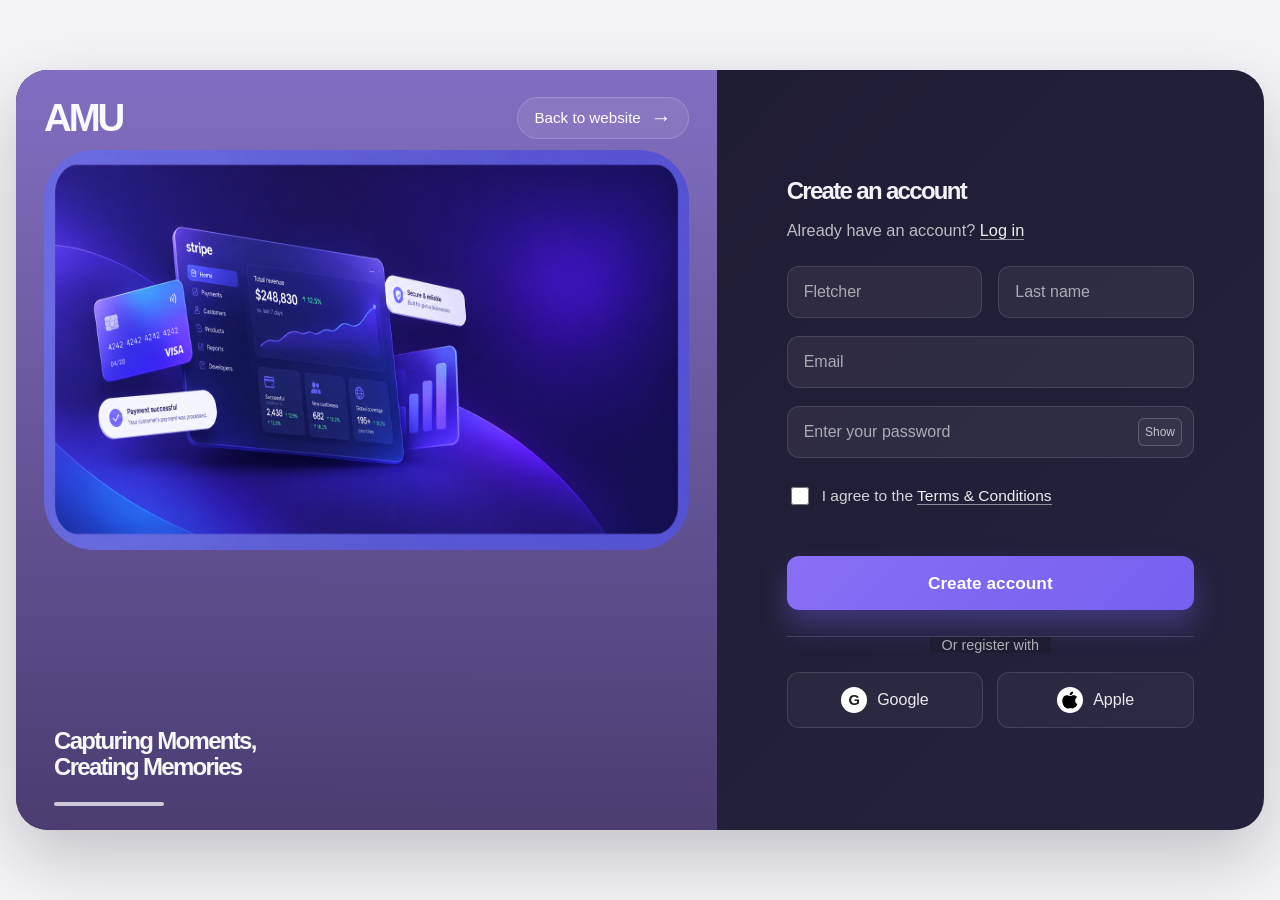
<file: signup.html>
<!DOCTYPE html>
<html lang="en">
  <head>
    <meta charset="UTF-8" />
    <meta name="viewport" content="width=device-width, initial-scale=1.0" />
    <title>Create an account</title>
    <link rel="stylesheet" href="signup.css" />
  </head>
  <body>
    <div class="auth-shell">
      <aside class="visual-panel" aria-label="Brand illustration">
        <div class="visual-topbar">
          <div class="brand-mark">AMU</div>
          <a href="index.html"><button type="button" class="website-link">Back to website <span aria-hidden="true">→</span></button></a>
        </div>
        <div class="scene" aria-hidden="true">
          <img src="signupImage.png" alt="Scenic landscape" class="signin-image" />
        </div>
        <div class="visual-copy">
          <h1>Capturing Moments,<br />Creating Memories</h1>
          <div class="title-line" aria-hidden="true"></div>
        </div>
      </aside>

      <main class="form-panel">
        <h2>Create an account</h2>
        <p class="login-link">Already have an account? <a href="login.html">Log in</a></p>

        <form class="auth-form" id="signup-form">
          <div class="name-row">
            <label class="input-wrapper">
              <input
                type="text"
                name="firstName"
                placeholder="Fletcher"
                aria-label="First name"
                autocomplete="given-name"
                required
              />
            </label>
            <label class="input-wrapper">
              <input
                type="text"
                name="lastName"
                placeholder="Last name"
                aria-label="Last name"
                autocomplete="family-name"
                required
              />
            </label>
          </div>

          <label class="input-wrapper full-width">
            <input
              type="email"
              name="email"
              placeholder="Email"
              aria-label="Email"
              autocomplete="email"
              required
            />
          </label>

          <label class="input-wrapper password-field full-width">
            <input
              id="signup-password"
              type="password"
              name="password"
              placeholder="Enter your password"
              aria-label="Password"
              autocomplete="new-password"
              minlength="8"
              required
            />
            <button
              type="button"
              class="toggle-password"
              id="toggle-password"
              aria-label="Show password"
              aria-pressed="false"
            >Show</button>
          </label>

          <label class="checkbox-row">
            <input type="checkbox" name="terms" required />
            <span>I agree to the <a href="#">Terms &amp; Conditions</a></span>
          </label>

          <p class="form-message" id="form-message" aria-live="polite"></p>

          <button type="submit" class="primary-btn">Create account</button>

          <div class="divider"><span>Or register with</span></div>

          <div class="social-row">
            <button type="button" class="social-btn">
              <span class="social-icon google-icon">G</span>
              <span>Google</span>
            </button>
            <button type="button" class="social-btn">
              <img src="apple-svgrepo-com.svg" alt="Apple" class="social-icon apple-icon" />
              <span>Apple</span>
            </button>
          </div>
        </form>
      </main>
    </div>
    <script src="signup.js" defer></script>
  </body>
</html>
</file>
<file: style.css>
* {
  box-sizing: border-box;
}

html, body {
  margin: 0;
  padding: 0;
  font-family: "Segoe UI", Arial, Helvetica, sans-serif;
  background: #f5f5f3;
  color: #0d1320;
}

body {
  min-height: 100vh;
}

img {
  max-width: 100%;
  display: block;
}

button, a {
  font: inherit;
}

.page-shell {
  width: 100%;
  min-height: 100vh;
  background: #f5f5f3;
  overflow: hidden;
}

.topbar {
  display: flex;
  align-items: center;
  justify-content: space-between;
  padding: 18px 28px 16px 24px;
  border-bottom: 1px solid #d9d9d9;
  min-height: 80px;
  background: rgba(255, 255, 255, 0.64);
}

.brand-wrap {
  display: flex;
  align-items: center;
  gap: 26px;
}

.brand {
  font-size: 34px;
  font-weight: 800;
  letter-spacing: -0.04em;
  line-height: 1;
  padding-left: 8px;
  color: #0d1320;
}

.main-nav {
  display: flex;
  align-items: center;
  gap: 26px;
  border-left: 1px solid #d9d9d9;
  padding-left: 22px;
}

.main-nav a {
  font-size: 16px;
  color: #111827;
  text-decoration: none;
  display: inline-flex;
  align-items: center;
  gap: 6px;
}

.caret {
  font-size: 0.7rem;
  transform: translateY(-1px);
}

.nav-utility {
  display: flex;
  align-items: center;
  gap: 14px;
}

.guide {
  display: inline-flex;
  align-items: center;
  gap: 8px;
  padding: 8px 10px;
  border: 1px solid #d9d9d9;
  border-radius: 8px;
  font-size: 0.95rem;
  background: rgba(255, 255, 255, 0.5);
}

.icon {
  font-size: 1rem;
}

.btn {
  appearance: none;
  border: 1px solid #cfcfcf;
  background: #fff;
  color: #111827;
  border-radius: 12px;
  padding: 12px 20px;
  font-size: 1rem;
  font-weight: 600;
  cursor: pointer;
  display: inline-flex;
  align-items: center;
  justify-content: center;
  gap: 10px;
  box-shadow: 0 1px 0 rgba(15, 23, 42, 0.04);
}

.btn-light {
  min-width: 110px;
}

.btn-primary {
  border-color: #0d3bff;
  min-width: 160px;
}

.btn span {
  font-size: 1.3rem;
  line-height: 1;
}

.hero {
  display: flex;
  position: relative;
  border-top: 1px solid #e5e5e5;
  overflow: hidden;
  background: #f5f5f3;
}

.hero-copy {
  flex: 1.5;
  padding: 64px 0 40px 100px;
  position: relative;
  z-index: 2;
}

.eyebrow {
  font-size: 1.02rem;
  line-height: 1.5;
  margin: 0 0 28px 0;
  color: #1a1f2c;
  font-weight: 400;
}

.eyebrow span {
  font-weight: 500;
}

h1 {
  margin: 0;
  line-height: 0.98;
  letter-spacing: -0.065em;
  font-weight: 500;
  color: #0f172a;
}

h1 strong {
  display: block;
}

.google-container {
  display: flex;
  align-items: center;
  gap: 18px;
  margin-top: 40px;
  padding-left: 2px;
}

.large {
  min-height: 64px;
  padding-left: 26px;
  padding-right: 26px;
}

.google-btn {
  min-width: 280px;
  border-color: #d2d2d2;
  font-weight: 500;
}

.google-mark {
  display: inline-flex;
  align-items: center;
  justify-content: center;
  width: 24px;
  height: 24px;
  border: 1px solid #d9d9d9;
  border-radius: 50%;
  font-size: 0.95rem;
  font-weight: 700;
}

.hero-art {
  flex: 1;
  position: relative;
  min-width: 420px;
  border-left: 1px solid #e5e5e5;
  background: rgba(255, 255, 255, 0.2);
}

.shape {
  position: absolute;
  border: 1px solid #d8d8d8;
  background: rgba(255, 255, 255, 0.25);
}

.brand-showcase {
  position: relative;
  overflow: hidden;
  padding: 12px 18px 8px;
  background: rgba(255, 255, 255, 0.7);
  border-top: 1px solid #d9d9d9;
  border-bottom: 1px solid #d9d9d9;
}

.brand-showcase::before {
  content: "";
  position: absolute;
  top: -18%;
  right: -12%;
  width: 32%;
  height: 170%;
  background: linear-gradient(140deg, rgba(248, 179, 144, 0.5), rgba(252, 216, 161, 0.28), rgba(255, 255, 255, 0.18));
  transform: skewX(-22deg);
}

.brand-row {
  position: relative;
  z-index: 1;
  display: grid;
  grid-template-columns: repeat(7, minmax(0, 1fr));
  align-items: center;
  gap: 18px;
  min-height: 88px;
  padding: 0 10px;
}

.brand-logo {
  display: inline-flex;
  align-items: center;
  justify-content: center;
  gap: 8px;
  min-width: 0;
  font-weight: 600;
  color: #0e1523;
}

.google-logo {
  font-size: clamp(1.8rem, 2vw, 2.3rem);
  letter-spacing: -0.08em;
  font-weight: 700;
  justify-self: start;
}

.google-letter {
  display: inline-block;
}

.g-blue { color: #4285f4; }
.g-red { color: #ea4335; }
.g-yellow { color: #fbbc05; }
.g-green { color: #34a853; }

.shopify-logo {
  justify-content: center;
  gap: 10px;
}

.shopify-mark {
  position: relative;
  display: inline-block;
  width: 20px;
  height: 20px;
  border-radius: 4px;
  background: linear-gradient(135deg, #95bf47 0%, #7cc9a9 35%, #5d5fef 100%);
  transform: rotate(45deg);
  box-shadow: inset 0 0 0 2px rgba(255, 255, 255, 0.4);
}

.shopify-mark::before,
.shopify-mark::after {
  content: "";
  position: absolute;
  background: rgba(255, 255, 255, 0.9);
}

.shopify-mark::before {
  width: 8px;
  height: 13px;
  left: 6px;
  top: 3px;
  border-radius: 8px 8px 0 0;
  transform: rotate(90deg);
}

.shopify-mark::after {
  width: 10px;
  height: 8px;
  left: 5px;
  top: 10px;
  border-radius: 10px 10px 0 0;
}

.shopify-word {
  font-size: clamp(1.6rem, 1.9vw, 2.1rem);
  font-weight: 650;
  letter-spacing: -0.08em;
}

.mindbody-logo {
  justify-self: center;
}

.mindbody-word {
  font-size: clamp(1.5rem, 1.8vw, 2rem);
  letter-spacing: -0.06em;
  font-weight: 600;
}

.metlife-logo {
  gap: 10px;
}

.metlife-icon {
  display: inline-block;
  width: 28px;
  height: 22px;
  position: relative;
  border-radius: 50%;
  background: linear-gradient(135deg, #0a2d53, #0d376d);
  box-shadow: inset 0 0 0 2px rgba(255, 255, 255, 0.3);
}

.metlife-icon::before,
.metlife-icon::after {
  content: "";
  position: absolute;
  background: #ffffff;
  border-radius: 50%;
  inset: 0;
}

.metlife-icon::before {
  width: 10px;
  height: 10px;
  left: 9px;
  top: 7px;
  box-shadow: 8px 0 0 0 #fff;
}

.metlife-word {
  font-size: clamp(1.35rem, 1.8vw, 2rem);
  font-weight: 650;
  letter-spacing: -0.05em;
}

.ramp-logo {
  gap: 8px;
  justify-content: center;
}

.ramp-word {
  font-size: clamp(1.8rem, 2vw, 2.3rem);
  font-weight: 700;
  letter-spacing: -0.07em;
}

.ramp-arrow {
  font-size: 1.8rem;
  color: #0e1523;
  transform: translateY(-2px);
}

.marriott-logo {
  gap: 10px;
  justify-content: center;
}

.marriott-icon {
  display: inline-flex;
  align-items: center;
  justify-content: center;
  width: 26px;
  height: 26px;
  background: linear-gradient(135deg, #d53040, #7d1d2d);
  border-radius: 8px;
  color: #fff;
  font-size: 1.1rem;
  font-weight: 700;
  line-height: 1;
}

.marriott-word {
  font-size: clamp(0.9rem, 1.2vw, 1.2rem);
  letter-spacing: 0.12em;
  font-weight: 700;
}

.figma-logo {
  justify-self: end;
}

.figma-word {
  font-size: clamp(1.6rem, 1.9vw, 2.1rem);
  font-weight: 600;
  letter-spacing: -0.06em;
}

.business-model {
  padding: 30px 26px 46px;
}

.business-model__content {
  border: 1px solid #d8d8d8;
  border-radius: 18px;
  background: rgba(255, 255, 255, 0.18);
  padding: 22px 18px 20px;
}

.business-model__content h2 {
  margin: 0;
  font-size: clamp(2.2rem, 3vw, 4rem);
  line-height: 1.02;
  letter-spacing: -0.06em;
  font-weight: 500;
  color: #1b2333;
  max-width: 1500px;
}

.business-model__content h2 span {
  color: #0f172a;
  font-weight: 600;
}

.embed-payments {
  padding: 52px 28px 30px;
  background: #f5f5f3;
}

.embed-payments__heading {
  max-width: 420px;
  margin: 0 0 18px 18px;
  font-size: clamp(2.6rem, 3.15vw, 4rem);
  line-height: 0.96;
  letter-spacing: -0.075em;
  color: #1b2433;
  font-weight: 600;
}

.embed-payments__content {
  display: grid;
  grid-template-columns: 1.02fr 1.6fr;
  gap: 38px;
  align-items: center;
  max-width: 1320px;
  margin: 0 auto;
}

.receipt-panel {
  position: relative;
  min-height: 625px;
  display: flex;
  align-items: center;
  justify-content: center;
  padding-left: 28px;
}

.receipt-panel__decor {
  position: absolute;
  inset: 34px 18px 8px 0;
  border-radius: 30px 0 0 30px;
  background: linear-gradient(135deg, rgba(252, 246, 247, 1), rgba(255, 255, 255, 0.2));
  overflow: hidden;
}

.receipt-panel__decor::before,
.receipt-panel__decor::after {
  content: "";
  position: absolute;
  inset: 0;
  background-image: repeating-linear-gradient(
    135deg,
    rgba(224, 156, 176, 0.18) 0,
    rgba(224, 156, 176, 0.18) 2px,
    transparent 2px,
    transparent 12px
  );
}

.receipt-panel__decor::after {
  inset: auto 0 0 0;
  height: 100%;
  background: linear-gradient(180deg, transparent 0%, rgba(254, 247, 249, 0.2) 100%);
}

.receipt-card {
  position: relative;
  z-index: 1;
  width: min(100%, 520px);
  background: rgba(255, 255, 255, 0.72);
  border-radius: 18px;
  border: 1px solid rgba(17, 24, 39, 0.08);
  box-shadow: 0 22px 44px rgba(17, 24, 39, 0.08);
  padding: 24px 20px 22px;
}

.receipt-card__header {
  display: flex;
  align-items: center;
  gap: 14px;
  margin-bottom: 18px;
}

.receipt-card__avatar {
  width: 36px;
  height: 36px;
  border-radius: 50%;
  background: linear-gradient(135deg, #5d5ce7, #7a8af9);
  color: #fff;
  font-size: 1.2rem;
  display: flex;
  align-items: center;
  justify-content: center;
  box-shadow: inset 0 0 0 2px rgba(255, 255, 255, 0.5);
}

.receipt-card h3 {
  margin: 0;
  font-size: clamp(2rem, 2.2vw, 2.6rem);
  line-height: 1;
  letter-spacing: -0.06em;
  color: #1d2433;
  font-weight: 600;
}

.receipt-card__body {
  padding: 8px 0 18px;
  border-bottom: 1px solid rgba(21, 31, 42, 0.12);
}

.receipt-card__thanks {
  font-size: 1.05rem;
  font-weight: 600;
  color: #1a2232;
  margin-bottom: 8px;
}

.receipt-card__body p {
  margin: 0;
  font-size: 1.04rem;
  line-height: 1.6;
  color: #465267;
}

.receipt-card__row {
  display: flex;
  justify-content: space-between;
  align-items: center;
  gap: 16px;
  padding: 16px 0 10px;
  border-bottom: 1px solid rgba(21, 31, 42, 0.12);
  font-size: 1.1rem;
  color: #39475a;
}

.receipt-card__row strong {
  color: #1d2433;
  font-weight: 600;
}

.receipt-card__row--total {
  padding-top: 14px;
  padding-bottom: 8px;
  border-bottom: none;
}

.visa-tag {
  display: inline-flex;
  align-items: center;
  justify-content: center;
  min-width: 46px;
  height: 22px;
  border-radius: 5px;
  background: linear-gradient(135deg, #1a58d6, #1e6af2);
  color: #fff;
  font-size: 0.75rem;
  letter-spacing: 0.08em;
  padding: 0 8px;
}

.accounts-panel {
  background: rgba(255, 255, 255, 0.14);
  border: 1px solid rgba(17, 24, 39, 0.08);
  border-radius: 18px;
  padding: 16px 14px 10px;
  min-height: 420px;
}

.accounts-panel h3 {
  margin: 0 0 18px;
  font-size: clamp(2rem, 2.3vw, 2.6rem);
  line-height: 1.2;
  letter-spacing: -0.06em;
  color: #1a2232;
  font-weight: 600;
}

.accounts-table {
  display: grid;
  width: 100%;
  overflow: hidden;
}

.accounts-table__header,
.accounts-table__row {
  display: grid;
  grid-template-columns: 1.7fr 1fr 1.08fr 1.08fr;
  align-items: center;
  gap: 12px;
  min-height: 56px;
  padding: 0 14px;
}

.accounts-table__header {
  font-size: 0.8rem;
  text-transform: none;
  color: #5a6678;
  font-weight: 600;
  border-bottom: 1px solid rgba(17, 24, 39, 0.08);
}

.accounts-table__row {
  font-size: 1rem;
  color: #1f2a39;
  border-bottom: 1px solid rgba(17, 24, 39, 0.08);
}

.accounts-table__row:last-child {
  border-bottom: none;
}

.account-name {
  display: flex;
  align-items: center;
  gap: 10px;
  font-weight: 500;
}

.badge {
  width: 20px;
  height: 20px;
  border-radius: 50%;
  display: inline-flex;
  align-items: center;
  justify-content: center;
  color: #fff;
  font-size: 0.72rem;
  font-weight: 700;
  flex-shrink: 0;
}

.badge--pink { background: linear-gradient(135deg, #f291c8, #d859b8); }
.badge--purple { background: linear-gradient(135deg, #7f79ff, #5f63da); }
.badge--red { background: linear-gradient(135deg, #f17c5d, #d84c43); }
.badge--orange { background: linear-gradient(135deg, #ffbf5f, #f79b32); }
.badge--rose { background: linear-gradient(135deg, #f9a8b8, #d95a86); }
.badge--cyan { background: linear-gradient(135deg, #30c7e8, #1b95d0); }
.badge--slate { background: linear-gradient(135deg, #93a4bf, #5a6883); }
.badge--magenta { background: linear-gradient(135deg, #f58db1, #d75f95); }
.badge--green { background: linear-gradient(135deg, #6ecf94, #3aa266); }
.badge--gray { background: linear-gradient(135deg, #8a99a9, #5d6780); }

@media (max-width: 1100px) {
  .topbar {
    flex-wrap: wrap;
    gap: 16px;
  }

  .brand-wrap {
    width: 100%;
    justify-content: space-between;
  }

  .hero {
    flex-direction: column;
  }

  .hero-copy {
    padding: 48px 32px 20px;
  }

  .hero-art {
    min-height: 260px;
    width: 100%;
    border-left: none;
    border-top: 1px solid #e5e5e5;
  }

  .brand-row {
    grid-template-columns: repeat(3, minmax(0, 1fr));
    gap: 22px 16px;
    padding: 12px 0;
  }

  .google-logo,
  .figma-logo {
    justify-self: center;
  }

  .embed-payments__content {
    grid-template-columns: 1fr;
  }

  .receipt-panel {
    padding-left: 0;
    min-height: 540px;
  }

  .accounts-panel {
    min-height: auto;
  }
}

@media (max-width: 720px) {
  .main-nav {
    display: none;
  }

  .nav-utility {
    width: 100%;
    justify-content: space-between;
  }

  .google-container {
    flex-direction: column;
    align-items: flex-start;
  }

  .btn,
  .large,
  .google-btn {
    width: 100%;
  }

  .hero-copy {
    padding: 32px 18px 18px;
  }

  .brand-row {
    grid-template-columns: repeat(2, minmax(0, 1fr));
  }

  .brand-showcase {
    padding-inline: 12px;
  }

  .business-model {
    padding: 20px 12px 32px;
  }

  .business-model__content {
    padding: 18px 14px 16px;
  }

  .embed-payments {
    padding-inline: 16px;
  }

  .embed-payments__heading {
    margin-left: 0;
  }

  .receipt-card {
    padding: 18px 14px 16px;
  }

  .accounts-table__header,
  .accounts-table__row {
    grid-template-columns: 1.4fr 0.8fr 0.9fr 0.9fr;
    font-size: 0.8rem;
    gap: 8px;
    padding-inline: 8px;
  }
}

.payments-overview {
  background: linear-gradient(135deg, rgba(245, 245, 243, 1) 0%, rgba(242, 232, 236, 0.9) 35%, rgba(255, 241, 227, 0.95) 100%);
  padding: 28px 28px 60px;
}

.payments-overview__header {
  display: flex;
  align-items: center;
  justify-content: space-between;
  gap: 18px;
  margin-bottom: 22px;
}

.payments-overview__header h3 {
  margin: 0;
  font-size: clamp(2.2rem, 2.6vw, 3.1rem);
  line-height: 1.1;
  letter-spacing: -0.06em;
  font-weight: 500;
  color: #1d2433;
  max-width: 820px;
}

.payments-overview__badge {
  width: 32px;
  height: 32px;
  border: 1px solid rgba(22, 31, 49, 0.3);
  border-radius: 8px;
  background: rgba(255, 255, 255, 0.2);
  display: inline-flex;
  align-items: center;
  justify-content: center;
  font-size: 0.9rem;
  color: #1d2433;
}

.payments-overview__layout {
  display: grid;
  grid-template-columns: 1.05fr 1.7fr 1.1fr;
  gap: 28px;
  align-items: end;
}

.payment-device {
  display: flex;
  justify-content: center;
  align-items: flex-end;
  min-height: 620px;
}

.nav-caret,
.guide-icon,
.btn-arrow,
.google-mark,
.brand-svg,
.contactless-icon,
.mini-action-icon,
.summary-icon,
.row-icon,
.plan-card__icon,
.billing-panel__mini {
  display: inline-block;
  width: 18px;
  height: 18px;
  object-fit: contain;
  vertical-align: middle;
}

.nav-caret {
  width: 14px;
  height: 14px;
  opacity: 0.8;
}

.guide-icon {
  width: 16px;
  height: 16px;
}

.btn-arrow {
  width: 14px;
  height: 14px;
  filter: brightness(0) invert(1);
}

.google-mark {
  width: 20px;
  height: 20px;
}

.brand-svg {
  width: 44px;
  height: 44px;
}

.google-svg {
  width: 52px;
  height: 52px;
}

.shopify-svg {
  width: 32px;
  height: 32px;
}

.ramp-svg,
.marriott-svg,
.figma-svg {
  width: 28px;
  height: 28px;
}

.contactless-icon {
  width: 28px;
  height: 28px;
  filter: brightness(0) saturate(0) invert(0.22);
}

.mini-action-icon {
  width: 14px;
  height: 14px;
  filter: brightness(0) invert(1);
}

.summary-icon,
.row-icon,
.plan-card__icon,
.billing-panel__mini {
  width: 18px;
  height: 18px;
  opacity: 0.9;
}

.device-shell {
  width: 320px;
  min-height: 560px;
  border-radius: 28px 28px 24px 24px;
  background: linear-gradient(180deg, #171c28 0%, #0d1119 30%, #090d14 100%);
  position: relative;
  padding: 18px 16px 8px;
  box-shadow: 0 30px 60px rgba(15, 23, 42, 0.16);
}

.device-shell::after {
  content: "";
  position: absolute;
  left: 50%;
  transform: translateX(-50%);
  bottom: -18px;
  width: 84%;
  height: 20px;
  background: rgba(16, 20, 30, 0.55);
  border-radius: 30px;
  filter: blur(10px);
}

.device-topbar {
  display: flex;
  align-items: center;
  gap: 8px;
  margin: 0 0 18px;
  padding-left: 14px;
}

.device-dot {
  display: inline-block;
  width: 10px;
  height: 10px;
  border-radius: 50%;
}

.device-dot--dark {
  background: #111827;
}

.device-dot--light {
  background: rgba(255, 255, 255, 0.24);
}

.device-payment-card {
  background: rgba(255, 255, 255, 0.96);
  border-radius: 24px 24px 18px 18px;
  padding: 18px 18px 14px;
  height: calc(100% - 36px);
  border: 1px solid rgba(15, 23, 42, 0.08);
  display: flex;
  flex-direction: column;
}

.device-card__header {
  display: flex;
  justify-content: center;
  margin-bottom: 14px;
}

.device-card__amount-label {
  font-size: 1.15rem;
  font-weight: 500;
  color: #1f2d3d;
  margin: 8px 0 10px;
  text-align: center;
}

.device-card__amount {
  font-size: clamp(2.2rem, 3vw, 3rem);
  font-weight: 600;
  letter-spacing: -0.06em;
  text-align: center;
  color: #0f172a;
}

.device-card__list {
  margin-top: 18px;
  display: flex;
  flex-direction: column;
  gap: 8px;
}

.device-card__row {
  display: flex;
  justify-content: space-between;
  align-items: center;
  padding-top: 10px;
  border-top: 1px solid rgba(15, 23, 42, 0.12);
  font-size: 0.96rem;
  color: #1e2a39;
}

.total-row {
  padding-top: 12px;
  margin-top: 4px;
  font-weight: 600;
}

.device-card__button {
  margin-top: auto;
  border: none;
  background: #dfe3e7;
  color: #1d2433;
  border-radius: 12px;
  min-height: 42px;
  font-size: 1.05rem;
  font-weight: 600;
  cursor: pointer;
}

.checkout-panel {
  background: rgba(255, 255, 255, 0.16);
  border: 1px solid rgba(17, 24, 39, 0.12);
  border-radius: 18px;
  min-height: 600px;
  padding: 14px;
  display: flex;
  flex-direction: column;
}

.checkout-panel__topbar {
  display: flex;
  align-items: center;
  gap: 10px;
  background: rgba(255, 255, 255, 0.55);
  border: 1px solid rgba(17, 24, 39, 0.08);
  border-radius: 999px;
  padding: 12px 16px;
  font-size: 0.9rem;
  color: #4a5365;
  margin-bottom: 16px;
}

.checkout-panel__signal {
  width: 10px;
  height: 10px;
  border-radius: 50%;
  background: linear-gradient(135deg, #f4c8b4, #f7b77d);
  box-shadow: 0 0 0 2px rgba(255, 255, 255, 0.9);
}

.checkout-panel__body {
  display: flex;
  flex-direction: column;
  gap: 14px;
  background: rgba(255, 255, 255, 0.9);
  border-radius: 16px;
  padding: 16px 18px 18px;
  flex: 1;
}

.checkout-panel__section h4 {
  margin: 0;
  font-size: 1.15rem;
  letter-spacing: 0.01em;
  color: #111827;
}

.checkout-panel__row {
  border: 1px solid rgba(15, 23, 42, 0.12);
  border-radius: 10px;
  background: rgba(255, 255, 255, 0.9);
  padding: 12px 14px;
  display: flex;
  align-items: center;
  justify-content: space-between;
  gap: 10px;
  color: #1f2937;
}

.checkout-panel__row label {
  font-size: 0.78rem;
  color: #6b7280;
  margin-right: auto;
}

.checkout-panel__row span {
  font-size: 0.8rem;
  color: #0f172a;
}

.checkout-panel__actions {
  display: grid;
  grid-template-columns: 1fr 1fr;
  gap: 12px;
}

.checkout-btn {
  border: none;
  border-radius: 12px;
  min-height: 44px;
  font-size: 0.95rem;
  font-weight: 600;
  cursor: pointer;
}

.checkout-btn--primary {
  background: linear-gradient(135deg, #22c55e, #4ade80);
  color: white;
}

.checkout-btn--secondary {
  background: #111827;
  color: white;
}

.summary-info {
  display: flex;
  align-items: center;
  gap: 12px;
  width: 100%;
}

.summary-info div {
  flex: 1;
}

.summary-info label {
  display: block;
  margin-bottom: 4px;
  font-size: 0.85rem;
  font-weight: 600;
  color: #111827;
}

.summary-info p {
  margin: 0;
  font-size: 0.72rem;
  line-height: 1.4;
  color: #374151;
}

.checkout-panel__row--list {
  justify-content: flex-start;
  gap: 8px;
  padding: 10px 12px;
}

.checkout-panel__button {
  margin-top: auto;
  border: none;
  border-radius: 12px;
  min-height: 42px;
  background: #dfe3e7;
  color: #0f172a;
  font-weight: 600;
  cursor: pointer;
}

.billing-panel {
  background: rgba(255, 255, 255, 0.16);
  border: 1px solid rgba(17, 24, 39, 0.08);
  border-radius: 18px;
  padding: 14px 14px 16px;
  min-height: 600px;
  display: flex;
  flex-direction: column;
  gap: 16px;
}

.billing-panel__header {
  display: flex;
  justify-content: flex-end;
}

.billing-panel__mini {
  width: 30px;
  height: 30px;
  border-radius: 8px;
  border: 1px solid rgba(17, 24, 39, 0.15);
  display: inline-flex;
  align-items: center;
  justify-content: center;
  font-size: 0.82rem;
  background: rgba(255, 255, 255, 0.15);
}

.plan-card,
.history-card {
  background: rgba(255, 255, 255, 0.8);
  border: 1px solid rgba(17, 24, 39, 0.1);
  border-radius: 16px;
  padding: 18px 16px;
}

.plan-card__title {
  display: flex;
  align-items: center;
  gap: 10px;
  font-size: 1.05rem;
  font-weight: 600;
  color: #1f2937;
}

.plan-card__meta {
  margin-top: 8px;
  color: #4b5563;
  font-size: 0.9rem;
}

.plan-card__price-label {
  margin-top: 20px;
  color: #4b5563;
  font-size: 0.85rem;
}

.plan-card__price {
  margin-top: 6px;
  font-size: 0.98rem;
  font-weight: 600;
  color: #111827;
}

.usage-meter {
  margin-top: 32px;
}

.usage-meter__label {
  display: block;
  margin-bottom: 12px;
  font-size: 0.8rem;
  color: #4b5563;
}

.usage-meter__bar {
  width: 100%;
  height: 10px;
  border-radius: 999px;
  background: linear-gradient(
    90deg,
    rgba(64, 69, 255, 0.2),
    rgba(255, 99, 153, 0.18)
  );
  overflow: hidden;
}

.usage-meter__bar span {
  display: block;
  width: 72%;
  height: 100%;
  border-radius: 999px;
  background: linear-gradient(
    90deg,
    #7c6ef4,
    #d66df0,
    #f7a26e
  );
}
.history-card__label {
  font-size: 0.78rem;
  color: #4b5563;
  margin-bottom: 12px;
}

.history-card__amount {
  font-size: clamp(1.1rem, 1.4vw, 1.7rem);
  font-weight: 700;
  letter-spacing: -0.04em;
  color: #111827;
  margin-bottom: 18px;
}

.history-card__chart {
  height: 120px;
  display: flex;
  align-items: flex-end;
  gap: 3px;
}

.history-card__chart span {
  display: inline-block;
  width: 8px;
  background: linear-gradient(180deg, #7a6cff 0%, #d77ef5 100%);
  border-radius: 4px 4px 0 0;
}

.chat-button {
  margin-top: auto;
  background: linear-gradient(135deg, #0f172a, #1e293b);
  color: white;
  border: none;
  border-radius: 12px;
  min-height: 46px;
  font-size: 1rem;
  font-weight: 600;
  cursor: pointer;
}

@media (max-width: 1100px) {
  .payments-overview__layout {
    grid-template-columns: 1fr;
  }

  .payment-device,
  .checkout-panel,
  .billing-panel {
    min-height: auto;
  }

  .checkout-panel,
  .billing-panel {
    max-width: 720px;
    width: 100%;
    margin: 0 auto;
  }
}

@media (max-width: 720px) {
  .payments-overview {
    padding: 20px 14px 36px;
  }

  .payments-overview__header {
    flex-direction: column;
    align-items: flex-start;
  }

  .payments-overview__header h3 {
    max-width: 100%;
  }

  .device-shell {
    width: 100%;
    max-width: 340px;
  }

  .checkout-panel__actions {
    grid-template-columns: 1fr;
  }
}
</file>
<file: developer.css>
* {
  box-sizing: border-box;
}

body {
  margin: 0;
  color: #23332c;
  background: #f5f7f2;
  font-family: Arial, Helvetica, sans-serif;
}

a {
  color: inherit;
  text-decoration: none;
}

.topbar {
  min-height: 76px;
  padding: 16px 24px;
  display: flex;
  align-items: center;
  justify-content: space-between;
  gap: 24px;
  border-bottom: 1px solid #dfe5dc;
  background: #ffffff;
}

.brand {
  color: #244b3b;
  font-size: 28px;
  font-weight: bold;
}

.main-nav,
.nav-actions {
  display: flex;
  align-items: center;
  gap: 20px;
}

.main-nav a,
.sign-in {
  font-size: 15px;
}

.main-nav a:hover,
.sign-in:hover,
.footer a:hover {
  color: #548064;
}

.button {
  display: inline-block;
  padding: 12px 18px;
  border-radius: 6px;
  color: #ffffff;
  background: #356b4d;
  font-size: 15px;
  font-weight: bold;
}

.button:hover {
  background: #2d6044;
}

.button-small {
  padding: 10px 15px;
}

.docs-layout {
  display: flex;
  min-height: calc(100vh - 140px);
}

.sidebar {
  width: 250px;
  flex-shrink: 0;
  padding: 28px 20px;
  border-right: 1px solid #dfe5dc;
  background: #ffffff;
}

.search-label {
  display: block;
  margin-bottom: 8px;
  font-size: 14px;
  font-weight: bold;
}

.sidebar input {
  width: 100%;
  padding: 10px;
  border: 1px solid #cbd6cc;
  border-radius: 6px;
  font-size: 14px;
}

.side-nav {
  display: flex;
  flex-direction: column;
  gap: 5px;
  margin-top: 24px;
}

.side-nav a,
.side-link {
  padding: 10px;
  border-radius: 5px;
  color: #46564b;
  font-size: 14px;
}

.side-nav a:hover,
.side-nav .selected {
  color: #244b3b;
  background: #e8efe7;
}

.sidebar-note {
  margin: 32px 10px 5px;
  color: #607066;
  font-size: 13px;
  font-weight: bold;
}

.side-link {
  display: block;
  color: #356b4d;
  line-height: 1.5;
}

.documentation {
  width: 100%;
  max-width: 1200px;
  margin: 0 auto;
  padding: 48px;
}

.docs-heading {
  margin-bottom: 36px;
}

.eyebrow {
  margin: 0 0 12px;
  color: #548064;
  font-size: 13px;
  font-weight: bold;
  letter-spacing: 1px;
}

h1,
h2,
h3,
p {
  margin-top: 0;
}

h1 {
  margin-bottom: 12px;
  color: #233c30;
  font-size: 38px;
}

.intro {
  max-width: 700px;
  margin-bottom: 0;
  color: #617067;
  font-size: 17px;
  line-height: 1.6;
}

.docs-grid {
  display: grid;
  grid-template-columns: 1.2fr 0.8fr;
  gap: 48px;
}

.error-section {
  grid-column: 1 / 3;
  padding-top: 6px;
}

.error-section h2 {
  margin-bottom: 16px;
  color: #233c30;
  font-size: 24px;
}

.error-layout {
  display: grid;
  grid-template-columns: 1fr 1fr;
  align-items: start;
  gap: 36px;
}

.error-copy p,
.error-copy li {
  color: #536258;
  font-size: 15px;
  line-height: 1.6;
}

.error-copy ul {
  padding-left: 20px;
}

.error-copy li {
  margin-bottom: 12px;
}

.error-copy li ul {
  margin-top: 12px;
}

.error-copy a {
  color: #356b4d;
  text-decoration: underline;
}

.error-copy .helpful {
  margin-top: 26px;
}

.status-table-wrap {
  overflow-x: auto;
  border: 1px solid #d2ddd3;
  border-radius: 7px;
  background: #ffffff;
}

.status-table {
  width: 100%;
  border-collapse: collapse;
  color: #35443a;
  font-size: 14px;
}

.status-table caption {
  padding: 12px;
  border-bottom: 1px solid #d2ddd3;
  color: #233c30;
  background: #e8efe7;
  font-size: 13px;
  font-weight: bold;
  text-align: left;
  text-transform: uppercase;
}

.status-table th,
.status-table td {
  padding: 9px 10px;
  text-align: left;
  vertical-align: top;
}

.status-table th {
  width: 54px;
  font-weight: bold;
}

.status-table td:nth-child(2) {
  width: 130px;
}

.status-table tr:nth-child(even) {
  background: #f5f7f2;
}

.article-content section,
.getting-started section {
  margin-bottom: 30px;
}

.article-content h2,
.getting-started h2 {
  margin-bottom: 12px;
  color: #233c30;
  font-size: 22px;
}

.article-content p,
.getting-started p {
  color: #536258;
  font-size: 15px;
  line-height: 1.7;
}

.getting-started a {
  color: #356b4d;
  text-decoration: underline;
}

pre {
  overflow-x: auto;
  padding: 16px;
  border-radius: 6px;
  color: #ffffff;
  background: #35443a;
}

pre code,
.base-url code {
  font-family: "Courier New", monospace;
}

.base-url {
  overflow: hidden;
  border: 1px solid #d2ddd3;
  border-radius: 7px;
  background: #ffffff;
}

.base-url h3 {
  margin: 0;
  padding: 12px 14px;
  color: #ffffff;
  background: #536b59;
  font-size: 13px;
}

.base-url code {
  display: block;
  padding: 16px 14px;
  color: #35443a;
  font-size: 14px;
}

.library-box {
  padding: 18px;
  border: 1px solid #d2ddd3;
  border-radius: 7px;
  background: #ffffff;
}

.library-box h2 {
  font-size: 18px;
}

.library-box ul {
  display: flex;
  flex-wrap: wrap;
  gap: 10px;
  padding: 0;
  list-style: none;
}

.library-box li {
  padding: 8px 10px;
  border-radius: 5px;
  color: #365341;
  background: #e8efe7;
  font-size: 13px;
}

.footer {
  display: flex;
  justify-content: space-between;
  padding: 22px 24px;
  border-top: 1px solid #dfe5dc;
  color: #536258;
  background: #ffffff;
  font-size: 14px;
}

.footer p {
  margin: 0;
}

.footer a {
  color: #356b4d;
}

@media (max-width: 850px) {
  .topbar {
    flex-wrap: wrap;
  }

  .main-nav {
    order: 3;
    width: 100%;
    justify-content: center;
    flex-wrap: wrap;
  }

  .sidebar {
    width: 210px;
  }

  .documentation {
    padding: 34px 24px;
  }

  .docs-grid {
    grid-template-columns: 1fr;
    gap: 10px;
  }

  .error-section {
    grid-column: 1;
  }

  .error-layout {
    grid-template-columns: 1fr;
    gap: 10px;
  }
}

@media (max-width: 600px) {
  .topbar {
    padding: 16px;
  }

  .main-nav,
  .nav-actions {
    gap: 12px;
  }

  .main-nav {
    justify-content: flex-start;
  }

  .docs-layout {
    display: block;
  }

  .sidebar {
    width: 100%;
    padding: 18px;
    border-right: 0;
    border-bottom: 1px solid #dfe5dc;
  }

  .side-nav {
    display: grid;
    grid-template-columns: 1fr 1fr;
  }

  .sidebar-note,
  .side-link {
    display: none;
  }

  .documentation {
    padding: 32px 20px;
  }

  h1 {
    font-size: 32px;
  }

  .footer {
    gap: 16px;
    flex-wrap: wrap;
    padding: 20px;
  }
}
</file>
<file: login.css>
* {
  box-sizing: border-box;
}

html, body {
  margin: 0;
  min-height: 100%;
  font-family: "Segoe UI", Tahoma, Geneva, Verdana, sans-serif;
  background: #dfe0e2;
}

body {
  min-height: 100vh;
  display: grid;
  place-items: center;
  overflow: hidden;
}

button, input, a {
  font: inherit;
}

button {
  cursor: pointer;
}

.login-page {
  width: 100%;
  min-height: 100vh;
  display: grid;
  place-items: center;
  padding: 20px 24px;
}

.login-card {
  width: min(1200px, 100%);
  height: min(700px, calc(100vh - 54px));
  min-height: 560px;
  background: #f2f2f3;
  border-radius: 18px;
  display: grid;
  grid-template-columns: 0.95fr 1.05fr;
  overflow: hidden;
  box-shadow: 0 18px 38px rgba(20, 23, 35, 0.08);
}

.login-panel {
  background: #f7f7f8;
  padding: 24px 44px 18px;
  display: flex;
  flex-direction: column;
}

.brand-row {
  display: inline-flex;
  align-items: center;
  gap: 10px;
  color: #111827;
  margin-bottom: 18px;
}

.brand-icon {
  width: 24px;
  height: 24px;
  position: relative;
  display: inline-flex;
  align-items: center;
  justify-content: center;
}

.brand-icon__shape {
  position: relative;
  display: inline-block;
  width: 16px;
  height: 16px;
  background: linear-gradient(135deg, #0b2f6a, #0f5fd8);
  border-radius: 2px;
  transform: skewX(-18deg);
}

.brand-name {
  font-size: 2rem;
  font-weight: 700;
  letter-spacing: -0.06em;
  color: #0f172a;
}

.form-wrap {
  width: min(100%, 420px);
  margin: 0 auto;
  display: flex;
  flex-direction: column;
  justify-content: center;
  flex: 1;
  padding-top: 8px;
}

.form-wrap h1 {
  margin: 0;
  font-size: clamp(2rem, 2vw, 2.5rem);
  line-height: 1.12;
  letter-spacing: -0.05em;
  color: #111827;
}

.form-wrap p {
  margin: 8px 0 22px;
  color: #7a7f8d;
  font-size: 1rem;
}

.login-form {
  display: flex;
  flex-direction: column;
  gap: 14px;
}

.field-group {
  display: flex;
  flex-direction: column;
  gap: 8px;
}

.field-group label {
  font-size: 0.98rem;
  color: #1f2937;
  font-weight: 600;
}

.input-shell {
  position: relative;
  display: flex;
  align-items: center;
  border: 1px solid #dfe3ea;
  background: #f4f6f8;
  border-radius: 10px;
  min-height: 52px;
  overflow: hidden;
}

.input-shell:focus-within {
  border-color: #2d7efc;
  box-shadow: 0 0 0 3px rgba(45, 126, 252, 0.10);
}

.input-icon {
  width: 18px;
  height: 18px;
  display: inline-flex;
  align-items: center;
  justify-content: center;
  color: #8d95a3;
  font-size: 1rem;
  object-fit: contain;
  margin-left: 12px;
  opacity: 0.8;
}

.input-shell input {
  width: 100%;
  border: none;
  background: transparent;
  color: #111827;
  font-size: 1rem;
  padding: 0 16px 0 0;
  outline: none;
}

.input-shell input[type="password"],
.input-shell input[type="text"] {
  min-width: 0;
}

.toggle-password {
  flex-shrink: 0;
  margin-right: 10px;
  padding: 5px 8px;
  border: 1px solid #dfe3ea;
  border-radius: 6px;
  color: #4b5563;
  background: #ffffff;
  font-size: 0.75rem;
}

.form-message {
  margin: 0;
  color: #4b5563;
  font-size: 0.9rem;
  line-height: 1.4;
}

.input-shell input::placeholder {
  color: #9aa4b2;
}

.meta-row {
  display: flex;
  align-items: center;
  justify-content: space-between;
  gap: 12px;
  font-size: 0.88rem;
  color: #5e6676;
}

.remember-me {
  display: inline-flex;
  align-items: center;
  gap: 8px;
}

.remember-me input {
  accent-color: #1f6feb;
}

.meta-row a,
.terms a {
  color: #1d6ee9;
  text-decoration: none;
}

.login-btn {
  min-height: 52px;
  border: none;
  border-radius: 10px;
  background: linear-gradient(135deg, #1d73f8, #3c8cff);
  color: #fff;
  font-weight: 600;
  font-size: 1.06rem;
  box-shadow: 0 10px 18px rgba(29, 115, 248, 0.22);
}

.separator {
  position: relative;
  text-align: center;
  margin: 2px 0;
}

.separator::before {
  content: "";
  position: absolute;
  inset: 50% 0 auto 0;
  height: 1px;
  background: #dfe3ea;
}

.separator span {
  position: relative;
  display: inline-block;
  background: #f7f7f8;
  padding: 0 12px;
  color: #7b8290;
  font-size: 0.82rem;
}

.social-btn {
  min-height: 52px;
  border: 1px solid #dfe3ea;
  border-radius: 10px;
  background: #fff;
  color: #1f2937;
  display: inline-flex;
  align-items: center;
  justify-content: center;
  gap: 12px;
  font-weight: 600;
  background: #ffdddd;
}


.signupButton{
    background: #ffd4d4;
    text-decoration: none;
    border: none;
    
}
.social-btn__icon {
  width: 18px;
  height: 18px;
  display: inline-flex;
  align-items: center;
  justify-content: center;
  border-radius: 5px;
  background: #f0f2f5;
  font-size: 0.9rem;
  color: #1f2937;
}

.terms {
  margin-top: 20px;
  text-align: center;
  color: #7f8796;
  font-size: 0.82rem;
}

.visual-panel {
  background: linear-gradient(135deg, #0e6fe8 0%, #266ef4 100%);
  position: relative;
  overflow: hidden;
}

.visual-panel__inner {
  width: 100%;
  height: 100%;
  padding: 22px 24px 12px;
  display: flex;
  flex-direction: column;
  justify-content: center;
  position: relative;
}

.visual-header {
  display: flex;
  align-items: center;
  gap: 8px;
  margin-bottom: 10px;
  color: #fff;
}

.mini-brand {
  display: inline-flex;
  align-items: center;
  gap: 8px;
  font-weight: 700;
  letter-spacing: -0.04em;
}

.mini-brand__logo {
  width: 18px;
  height: 18px;
  border: 2px solid rgba(255, 255, 255, 0.9);
  border-radius: 50%;
  display: inline-block;
  position: relative;
}

.mini-brand__logo::before {
  content: "";
  position: absolute;
  inset: 4px;
  border: 2px solid rgba(255, 255, 255, 0.9);
  border-radius: 50%;
}

.mini-brand__tag {
  font-size: 0.58rem;
  font-weight: 600;
  opacity: 0.8;
  letter-spacing: 0.12em;
  text-transform: uppercase;
}

.visual-panel h2 {
  margin: 0 0 14px;
  max-width: 420px;
  font-size: clamp(2rem, 2.2vw, 2.7rem);
  line-height: 1.14;
  letter-spacing: -0.06em;
  color: #f4f9ff;
  font-weight: 600;
}

.device-card {
  position: relative;
  width: min(460px, 100%);
  min-height: 360px;
  margin-left: auto;
  margin-right: 10px;
  border-radius: 26px 26px 16px 16px;
  background: rgba(255, 255, 255, 0.12);
  border: 1px solid rgba(255, 255, 255, 0.18);
  box-shadow: 0 22px 42px rgba(10, 52, 118, 0.25);
  transform: rotate(8deg);
}

.device-card__screen {
  background: rgba(255, 255, 255, 0.9);
  border-radius: 22px 22px 12px 12px;
  padding: 16px 16px 12px;
  min-height: 360px;
  border: 1px solid rgba(15, 23, 42, 0.08);
}

.device-card__header {
  display: flex;
  align-items: center;
  gap: 10px;
  margin-bottom: 12px;
}

.device-card__chip {
  width: 18px;
  height: 18px;
  border-radius: 50%;
  background: linear-gradient(135deg, #2c7ef7, #1f4ed8);
  display: inline-block;
}

.device-card__title {
  font-size: 0.82rem;
  color: #3a3f47;
  font-weight: 700;
  letter-spacing: 0.06em;
  text-transform: uppercase;
}

.device-card__body {
  display: grid;
  gap: 18px;
}

.chart-box {
  background: #f5f6f8;
  border-radius: 12px;
  padding: 14px 14px 10px;
}

.chart-box__header {
  display: flex;
  align-items: center;
  justify-content: space-between;
  font-size: 0.85rem;
  color: #4b5563;
  margin-bottom: 10px;
  font-weight: 600;
}

.chart-bars {
  height: 110px;
  display: flex;
  align-items: flex-end;
  gap: 8px;
}

.chart-bars span {
  flex: 1;
  border-radius: 6px 6px 0 0;
  background: linear-gradient(180deg, #2aa9ff 0%, #0f63e0 100%);
  opacity: 0.9;
}

.stats-list {
  display: flex;
  flex-direction: column;
  gap: 8px;
}

.stats-row {
  display: flex;
  align-items: center;
  justify-content: space-between;
  color: #475569;
  font-size: 0.82rem;
  padding-bottom: 6px;
  border-bottom: 1px solid #edf1f4;
}

.hero-image {
  position: absolute;
  inset: 0;
  width: 100%;
  height: 100%;
  object-fit: cover;
  opacity: 0;
  pointer-events: none;
}

@media (max-width: 980px) {
  .login-card {
    grid-template-columns: 1fr;
  }

  .login-panel {
    padding: 32px 22px 28px;
  }

  .visual-panel__inner {
    padding: 26px 22px 26px;
  }

  .device-card {
    margin: 0 auto 16px;
  }
}

@media (max-width: 560px) {
  .login-page {
    padding: 20px 14px;
  }

  .brand-name {
    font-size: 1.6rem;
  }

  .form-wrap h1 {
    font-size: 1.8rem;
  }

  .meta-row {
    flex-direction: column;
    align-items: flex-start;
  }

  .visual-panel h2 {
    font-size: 2rem;
  }
}
</file>
<file: pricing.css>
* {
  box-sizing: border-box;
}

body {
  margin: 0;
  min-height: 100vh;
  color: #23332c;
  background: #f7f5ec;
  font-family: Arial, Helvetica, sans-serif;
}

a {
  color: inherit;
  text-decoration: none;
}

.topbar {
  min-height: 76px;
  padding: 16px max(24px, calc((100% - 1080px) / 2));
  display: flex;
  align-items: center;
  justify-content: space-between;
  gap: 24px;
  border-bottom: 1px solid #e1e3d8;
  background: #fffdf7;
}

.brand {
  color: #244b3b;
  font-size: 28px;
  font-weight: bold;
  letter-spacing: -1.5px;
}

.main-nav,
.nav-actions {
  display: flex;
  align-items: center;
  gap: 24px;
}

.main-nav a,
.sign-in {
  font-size: 15px;
}

.main-nav a:hover,
.sign-in:hover {
  color: #508064;
}

.button {
  display: inline-flex;
  align-items: center;
  justify-content: center;
  gap: 9px;
  padding: 12px 18px;
  border: 0;
  border-radius: 6px;
  color: #fff;
  background: #356b4d;
  font-size: 15px;
  font-weight: bold;
}

.button:hover {
  background: #28553c;
}

.button-small {
  padding: 10px 15px;
}

.pricing-section {
  position: relative;
  width: min(1080px, calc(100% - 48px));
  margin: 0 auto;
  padding: 76px 0 84px;
}

.eyebrow {
  margin: 0 0 14px;
  color: #66836f;
  font-size: 14px;
  font-weight: bold;
  letter-spacing: 1px;
  text-transform: uppercase;
}

h1 {
  margin: 0;
  color: #233c30;
  font-size: clamp(38px, 5vw, 58px);
  letter-spacing: -2px;
  line-height: 1.08;
}

.intro {
  margin: 20px 0 42px;
  color: #617067;
  font-size: 17px;
  line-height: 1.6;
}

.pricing-cards {
  display: grid;
  grid-template-columns: 1fr 1fr;
  gap: 20px;
  align-items: stretch;
}

.pricing-card {
  min-height: 285px;
  display: grid;
  grid-template-columns: 1fr 0.9fr;
  border-radius: 10px;
  overflow: hidden;
  box-shadow: 0 12px 28px rgba(45, 54, 43, 0.1);
}

.standard-card {
  border: 1px solid #e3e5dc;
  background: #fff;
}

.plan-description {
  padding: 30px;
}

.plan-description h2 {
  margin: 0 0 14px;
  font-size: 25px;
}

.plan-description p {
  margin: 0 0 22px;
  color: #58675e;
  font-size: 15px;
  line-height: 1.65;
}

.price-summary {
  display: flex;
  flex-direction: column;
  align-items: center;
  justify-content: center;
  padding: 20px;
  background: #f1f3eb;
  text-align: center;
}

.price-summary p {
  margin: 0;
  color: #56655c;
  font-size: 14px;
  line-height: 1.5;
}

.price-summary .price {
  margin-bottom: 6px;
  color: #263d30;
  font-size: 27px;
  font-weight: bold;
}

.custom-card {
  color: #fff;
  background: #315d49;
}

.custom-card .plan-description p {
  color: #e0e9e2;
}

.button-light {
  color: #264333;
  background: #f0c77a;
}

.button-light:hover {
  background: #e5b85f;
}

.custom-features {
  display: flex;
  flex-direction: column;
  justify-content: center;
  gap: 7px;
  margin: 0;
  padding: 18px;
  list-style: none;
}

.custom-features li {
  padding: 14px 10px;
  background: #41745a;
  font-size: 14px;
  text-align: center;
}

.features-section {
  width: min(1080px, calc(100% - 48px));
  margin: 0 auto;
  padding: 0 0 80px;
}

.features-section > h2 {
  margin: 0 0 28px;
  color: #233c30;
  font-size: 28px;
}

.features-grid {
  display: grid;
  grid-template-columns: repeat(4, 1fr);
  border-top: 1px solid #e1e3d8;
  border-left: 1px solid #e1e3d8;
}

.feature-item {
  min-height: 225px;
  padding: 22px 18px;
  border-right: 1px solid #e1e3d8;
  border-bottom: 1px solid #e1e3d8;
  background: #fffdf7;
}

.feature-icon {
  display: block;
  margin-bottom: 18px;
  font-size: 27px;
}

.feature-item h3 {
  margin: 0 0 14px;
  color: #2c4034;
  font-size: 16px;
  line-height: 1.4;
}

.feature-item ul {
  margin: 0;
  padding: 0;
  list-style: none;
}

.feature-item li {
  position: relative;
  margin-top: 8px;
  padding-left: 22px;
  color: #58675e;
  font-size: 14px;
  line-height: 1.45;
}

.feature-item li::before {
  position: absolute;
  top: 1px;
  left: 0;
  width: 16px;
  height: 16px;
  border-radius: 50%;
  color: #356b4d;
  background: #e5eee5;
  content: "✓";
  font-size: 11px;
  line-height: 16px;
  text-align: center;
}

@media (max-width: 760px) {
  .topbar {
    flex-wrap: wrap;
    padding: 16px 24px;
  }

  .main-nav {
    order: 3;
    width: 100%;
    justify-content: center;
    flex-wrap: wrap;
    gap: 16px;
  }

  .pricing-section {
    padding-top: 54px;
  }

  .pricing-cards {
    grid-template-columns: 1fr;
  }

  .features-grid {
    grid-template-columns: repeat(2, 1fr);
  }
}

@media (max-width: 480px) {
  .topbar {
    gap: 14px;
  }

  .nav-actions {
    gap: 12px;
  }

  .main-nav {
    justify-content: flex-start;
  }

  .pricing-section {
    width: calc(100% - 32px);
    padding-top: 42px;
  }

  .features-section {
    width: calc(100% - 32px);
  }

  .features-section > h2 {
    font-size: 24px;
  }

  .features-grid {
    grid-template-columns: 1fr;
  }

  .intro {
    margin-bottom: 28px;
  }

  .pricing-card {
    grid-template-columns: 1fr;
  }

  .plan-description {
    padding: 24px;
  }

  .price-summary {
    min-height: 135px;
  }

  .custom-features {
    padding: 0 24px 24px;
  }
}
</file>
<file: signin.css>
* {
  box-sizing: border-box;
}

html, body {
  margin: 0;
  min-height: 100%;
  font-family: "Segoe UI", Tahoma, Geneva, Verdana, sans-serif;
  background: #f4f3f7;
}

body {
  min-height: 100vh;
  display: grid;
  place-items: center;
  padding: 0;
  overflow: hidden;
}

button, input {
  font: inherit;
}

button {
  cursor: pointer;
}

.auth-shell {
  width: min(1280px, calc(100vw - 32px));
  height: min(760px, calc(100vh - 28px));
  min-height: 620px;
  display: grid;
  grid-template-columns: 1.28fr 1fr;
  background: linear-gradient(135deg, #1f1d34 0%, #2a2745 100%);
  border-radius: 32px;
  overflow: hidden;
  box-shadow: 0 28px 70px rgba(16, 16, 28, 0.22);
}

.visual-panel {
  position: relative;
  background: linear-gradient(180deg, rgba(132, 112, 196, 0.98), rgba(77, 62, 116, 0.94));
  padding: 26px 28px 24px;
  display: flex;
  flex-direction: column;
}

.visual-topbar {
  display: flex;
  align-items: center;
  justify-content: space-between;
  position: relative;
  z-index: 2;
}

.brand-mark {
  color: rgba(255, 255, 255, 0.96);
  font-size: 2.4rem;
  font-weight: 800;
  letter-spacing: -0.08em;
}

.website-link {
  border: 1px solid rgba(255, 255, 255, 0.18);
  background: rgba(255, 255, 255, 0.08);
  color: #fff;
  border-radius: 999px;
  padding: 10px 16px;
  display: inline-flex;
  align-items: center;
  gap: 10px;
  font-size: 0.95rem;
  font-weight: 500;
}

.website-link span {
  font-size: 1.3rem;
  line-height: 1;
}

.scene {
  position: relative;
  width: 100%;
  height: 400px;
  margin-top: 10px;
}

.signin-image {
  width: 100%;
  height: 100%;
  display: block;
  border-radius: 50px;

}

.visual-copy {
  position: relative;
  z-index: 2;
  margin-top: auto;
  padding: 12px 0 0 10px;
}

.visual-copy h1 {
  margin: 0;
  color: rgba(255, 255, 255, 0.96);
  line-height: 1.08;
  letter-spacing: -0.07em;
  font-weight: 600;
}

.title-line {
  width: 110px;
  height: 4px;
  border-radius: 999px;
  background: rgba(255, 255, 255, 0.8);
  margin-top: 22px;
  opacity: 0.9;
}

.form-panel {
  background: rgba(18, 17, 31, 0.2);
  display: flex;
  flex-direction: column;
  justify-content: center;
  padding: 72px 70px 66px;
}

.form-panel h2 {
  margin: 0;
  color: #f4f2f8;
  letter-spacing: -0.07em;
  line-height: 1.05;
  font-weight: 600;
}

.login-link {
  margin: 18px 0 26px;
  color: rgba(255, 255, 255, 0.7);
  font-size: 1.02rem;
}

.login-link a,
.checkbox-row a {
  color: rgba(255, 255, 255, 0.92);
  text-decoration: none;
  border-bottom: 1px solid rgba(255, 255, 255, 0.5);
}

.auth-form {
  display: flex;
  flex-direction: column;
  gap: 18px;
}

.name-row {
  display: grid;
  grid-template-columns: 1fr 1fr;
  gap: 16px;
}

.input-wrapper {
  display: block;
  position: relative;
}

.input-wrapper input {
  width: 100%;
  min-height: 52px;
  background: rgba(255, 255, 255, 0.06);
  border: 1px solid rgba(255, 255, 255, 0.12);
  border-radius: 12px;
  padding: 14px 16px;
  color: rgba(255, 255, 255, 0.92);
  font-size: 1rem;
  outline: none;
}

.input-wrapper input::placeholder {
  color: rgba(255, 255, 255, 0.6);
}

.input-wrapper input:focus {
  border-color: rgba(166, 147, 255, 0.75);
  box-shadow: 0 0 0 4px rgba(138, 110, 245, 0.16);
}

.password-field {
  position: relative;
}

.password-field input {
  padding-right: 46px;
}

.toggle-password {
  position: absolute;
  top: 50%;
  right: 12px;
  transform: translateY(-50%);
  width: 24px;
  height: 24px;
  border: 1px solid rgba(255, 255, 255, 0.2);
  border-radius: 50%;
  background: rgba(255, 255, 255, 0.03);
  color: rgba(255, 255, 255, 0.7);
  display: grid;
  place-items: center;
  font-size: 0.8rem;
}

.checkbox-row {
  display: flex;
  align-items: center;
  gap: 10px;
  color: rgba(255, 255, 255, 0.8);
  font-size: 0.97rem;
  margin-top: 8px;
}

.checkbox-row input {
  width: 18px;
  height: 18px;
  accent-color: #8a6ef5;
}

.primary-btn {
  margin-top: 12px;
  min-height: 54px;
  border: none;
  background: linear-gradient(135deg, #8a6ef5 0%, #7660ef 100%);
  border-radius: 12px;
  color: white;
  font-weight: 600;
  font-size: 1.08rem;
  box-shadow: 0 16px 28px rgba(118, 96, 239, 0.35);
}

.divider {
  position: relative;
  width: 100%;
  margin-top: 8px;
  text-align: center;
}

.divider::before {
  content: "";
  position: absolute;
  left: 0;
  right: 0;
  height: 1px;
  background: rgba(255, 255, 255, 0.14);
}

.divider span {
  position: relative;
  display: inline-block;
  padding: 0 12px;
  color: rgba(255, 255, 255, 0.64);
  font-size: 0.9rem;
  background: rgba(29, 28, 47, 0.85);
}

.social-row {
  display: grid;
  grid-template-columns: 1fr 1fr;
  gap: 14px;
}

.social-btn {
  min-height: 56px;
  border: 1px solid rgba(255, 255, 255, 0.12);
  border-radius: 12px;
  background: rgba(255, 255, 255, 0.04);
  color: rgba(255, 255, 255, 0.9);
  display: inline-flex;
  align-items: center;
  justify-content: center;
  gap: 10px;
  font-weight: 500;
}

.social-icon {
  width: 26px;
  height: 26px;
  border-radius: 50%;
  display: inline-flex;
  align-items: center;
  justify-content: center;
  font-weight: 700;
  object-fit: contain;
}

.google-icon {
  background: #fff;
  color: #1e1e1e;
  font-size: 0.92rem;
}

.apple-icon {
  background: #fff;
  color: #111;
  font-size: 1.25rem;
  padding: 4px;
  border-radius: 50%;
}

@media (max-width: 980px) {
  .auth-shell {
    grid-template-columns: 1fr;
  }
  .form-panel {
    padding: 44px 28px 40px;
  }
  .visual-panel {
    min-height: 480px;
  }
}

@media (max-width: 560px) {
  body {
    padding: 16px;
  }

  .brand-mark {
    font-size: 1.8rem;
  }

  .website-link {
    padding: 8px 12px;
    font-size: 0.8rem;
  }

  .name-row,
  .social-row {
    grid-template-columns: 1fr;
  }

  .form-panel h2 {
    font-size: 2.4rem;
  }
}
</file>
<file: signup.css>
* {
  box-sizing: border-box;
}

html, body {
  margin: 0;
  min-height: 100%;
  font-family: "Segoe UI", Tahoma, Geneva, Verdana, sans-serif;
  background: #f4f3f7;
}

body {
  min-height: 100vh;
  display: grid;
  place-items: center;
  padding: 0;
  overflow: hidden;
}

button, input {
  font: inherit;
}

button {
  cursor: pointer;
}

.auth-shell {
  width: min(1280px, calc(100vw - 32px));
  height: min(760px, calc(100vh - 28px));
  min-height: 620px;
  display: grid;
  grid-template-columns: 1.28fr 1fr;
  background: linear-gradient(135deg, #1f1d34 0%, #2a2745 100%);
  border-radius: 32px;
  overflow: hidden;
  box-shadow: 0 28px 70px rgba(16, 16, 28, 0.22);
}

.visual-panel {
  position: relative;
  background: linear-gradient(180deg, rgba(132, 112, 196, 0.98), rgba(77, 62, 116, 0.94));
  padding: 26px 28px 24px;
  display: flex;
  flex-direction: column;
}

.visual-topbar {
  display: flex;
  align-items: center;
  justify-content: space-between;
  position: relative;
  z-index: 2;
}

.brand-mark {
  color: rgba(255, 255, 255, 0.96);
  font-size: 2.4rem;
  font-weight: 800;
  letter-spacing: -0.08em;
}

.website-link {
  border: 1px solid rgba(255, 255, 255, 0.18);
  background: rgba(255, 255, 255, 0.08);
  color: #fff;
  border-radius: 999px;
  padding: 10px 16px;
  display: inline-flex;
  align-items: center;
  gap: 10px;
  font-size: 0.95rem;
  font-weight: 500;
}

.website-link span {
  font-size: 1.3rem;
  line-height: 1;
}

.scene {
  position: relative;
  width: 100%;
  height: 400px;
  margin-top: 10px;
}

.signin-image {
  width: 100%;
  height: 100%;
  display: block;
  border-radius: 50px;

}

.visual-copy {
  position: relative;
  z-index: 2;
  margin-top: auto;
  padding: 12px 0 0 10px;
}

.visual-copy h1 {
  margin: 0;
  color: rgba(255, 255, 255, 0.96);
  line-height: 1.08;
  letter-spacing: -0.07em;
  font-weight: 600;
}

.title-line {
  width: 110px;
  height: 4px;
  border-radius: 999px;
  background: rgba(255, 255, 255, 0.8);
  margin-top: 22px;
  opacity: 0.9;
}

.form-panel {
  background: rgba(18, 17, 31, 0.2);
  display: flex;
  flex-direction: column;
  justify-content: center;
  padding: 72px 70px 66px;
}

.form-panel h2 {
  margin: 0;
  color: #f4f2f8;
  letter-spacing: -0.07em;
  line-height: 1.05;
  font-weight: 600;
}

.login-link {
  margin: 18px 0 26px;
  color: rgba(255, 255, 255, 0.7);
  font-size: 1.02rem;
}

.login-link a,
.checkbox-row a {
  color: rgba(255, 255, 255, 0.92);
  text-decoration: none;
  border-bottom: 1px solid rgba(255, 255, 255, 0.5);
}

.auth-form {
  display: flex;
  flex-direction: column;
  gap: 18px;
}

.name-row {
  display: grid;
  grid-template-columns: 1fr 1fr;
  gap: 16px;
}

.input-wrapper {
  display: block;
  position: relative;
}

.input-wrapper input {
  width: 100%;
  min-height: 52px;
  background: rgba(255, 255, 255, 0.06);
  border: 1px solid rgba(255, 255, 255, 0.12);
  border-radius: 12px;
  padding: 14px 16px;
  color: rgba(255, 255, 255, 0.92);
  font-size: 1rem;
  outline: none;
}

.input-wrapper input::placeholder {
  color: rgba(255, 255, 255, 0.6);
}

.input-wrapper input:focus {
  border-color: rgba(166, 147, 255, 0.75);
  box-shadow: 0 0 0 4px rgba(138, 110, 245, 0.16);
}

.password-field {
  position: relative;
}

.password-field input {
  padding-right: 46px;
}

.toggle-password {
  position: absolute;
  top: 50%;
  right: 12px;
  transform: translateY(-50%);
  min-width: 40px;
  height: 28px;
  border: 1px solid rgba(255, 255, 255, 0.2);
  border-radius: 6px;
  background: rgba(255, 255, 255, 0.03);
  color: rgba(255, 255, 255, 0.7);
  font-size: 0.75rem;
}

.checkbox-row {
  display: flex;
  align-items: center;
  gap: 10px;
  color: rgba(255, 255, 255, 0.8);
  font-size: 0.97rem;
  margin-top: 8px;
}

.checkbox-row input {
  width: 18px;
  height: 18px;
  accent-color: #8a6ef5;
}

.form-message {
  margin: 0;
  color: rgba(255, 255, 255, 0.9);
  font-size: 0.9rem;
  line-height: 1.4;
}

.primary-btn {
  margin-top: 12px;
  min-height: 54px;
  border: none;
  background: linear-gradient(135deg, #8a6ef5 0%, #7660ef 100%);
  border-radius: 12px;
  color: white;
  font-weight: 600;
  font-size: 1.08rem;
  box-shadow: 0 16px 28px rgba(118, 96, 239, 0.35);
}

.divider {
  position: relative;
  width: 100%;
  margin-top: 8px;
  text-align: center;
}

.divider::before {
  content: "";
  position: absolute;
  left: 0;
  right: 0;
  height: 1px;
  background: rgba(255, 255, 255, 0.14);
}

.divider span {
  position: relative;
  display: inline-block;
  padding: 0 12px;
  color: rgba(255, 255, 255, 0.64);
  font-size: 0.9rem;
  background: rgba(29, 28, 47, 0.85);
}

.social-row {
  display: grid;
  grid-template-columns: 1fr 1fr;
  gap: 14px;
}

.social-btn {
  min-height: 56px;
  border: 1px solid rgba(255, 255, 255, 0.12);
  border-radius: 12px;
  background: rgba(255, 255, 255, 0.04);
  color: rgba(255, 255, 255, 0.9);
  display: inline-flex;
  align-items: center;
  justify-content: center;
  gap: 10px;
  font-weight: 500;
}

.social-icon {
  width: 26px;
  height: 26px;
  border-radius: 50%;
  display: inline-flex;
  align-items: center;
  justify-content: center;
  font-weight: 700;
  object-fit: contain;
}

.google-icon {
  background: #fff;
  color: #1e1e1e;
  font-size: 0.92rem;
}

.apple-icon {
  background: #fff;
  color: #111;
  font-size: 1.25rem;
  padding: 4px;
  border-radius: 50%;
}

@media (max-width: 980px) {
  .auth-shell {
    grid-template-columns: 1fr;
  }
  .form-panel {
    padding: 44px 28px 40px;
  }
  .visual-panel {
    min-height: 480px;
  }
}

@media (max-width: 560px) {
  body {
    padding: 16px;
  }

  .brand-mark {
    font-size: 1.8rem;
  }

  .website-link {
    padding: 8px 12px;
    font-size: 0.8rem;
  }

  .name-row,
  .social-row {
    grid-template-columns: 1fr;
  }

  .form-panel h2 {
    font-size: 2.4rem;
  }
}
</file>
